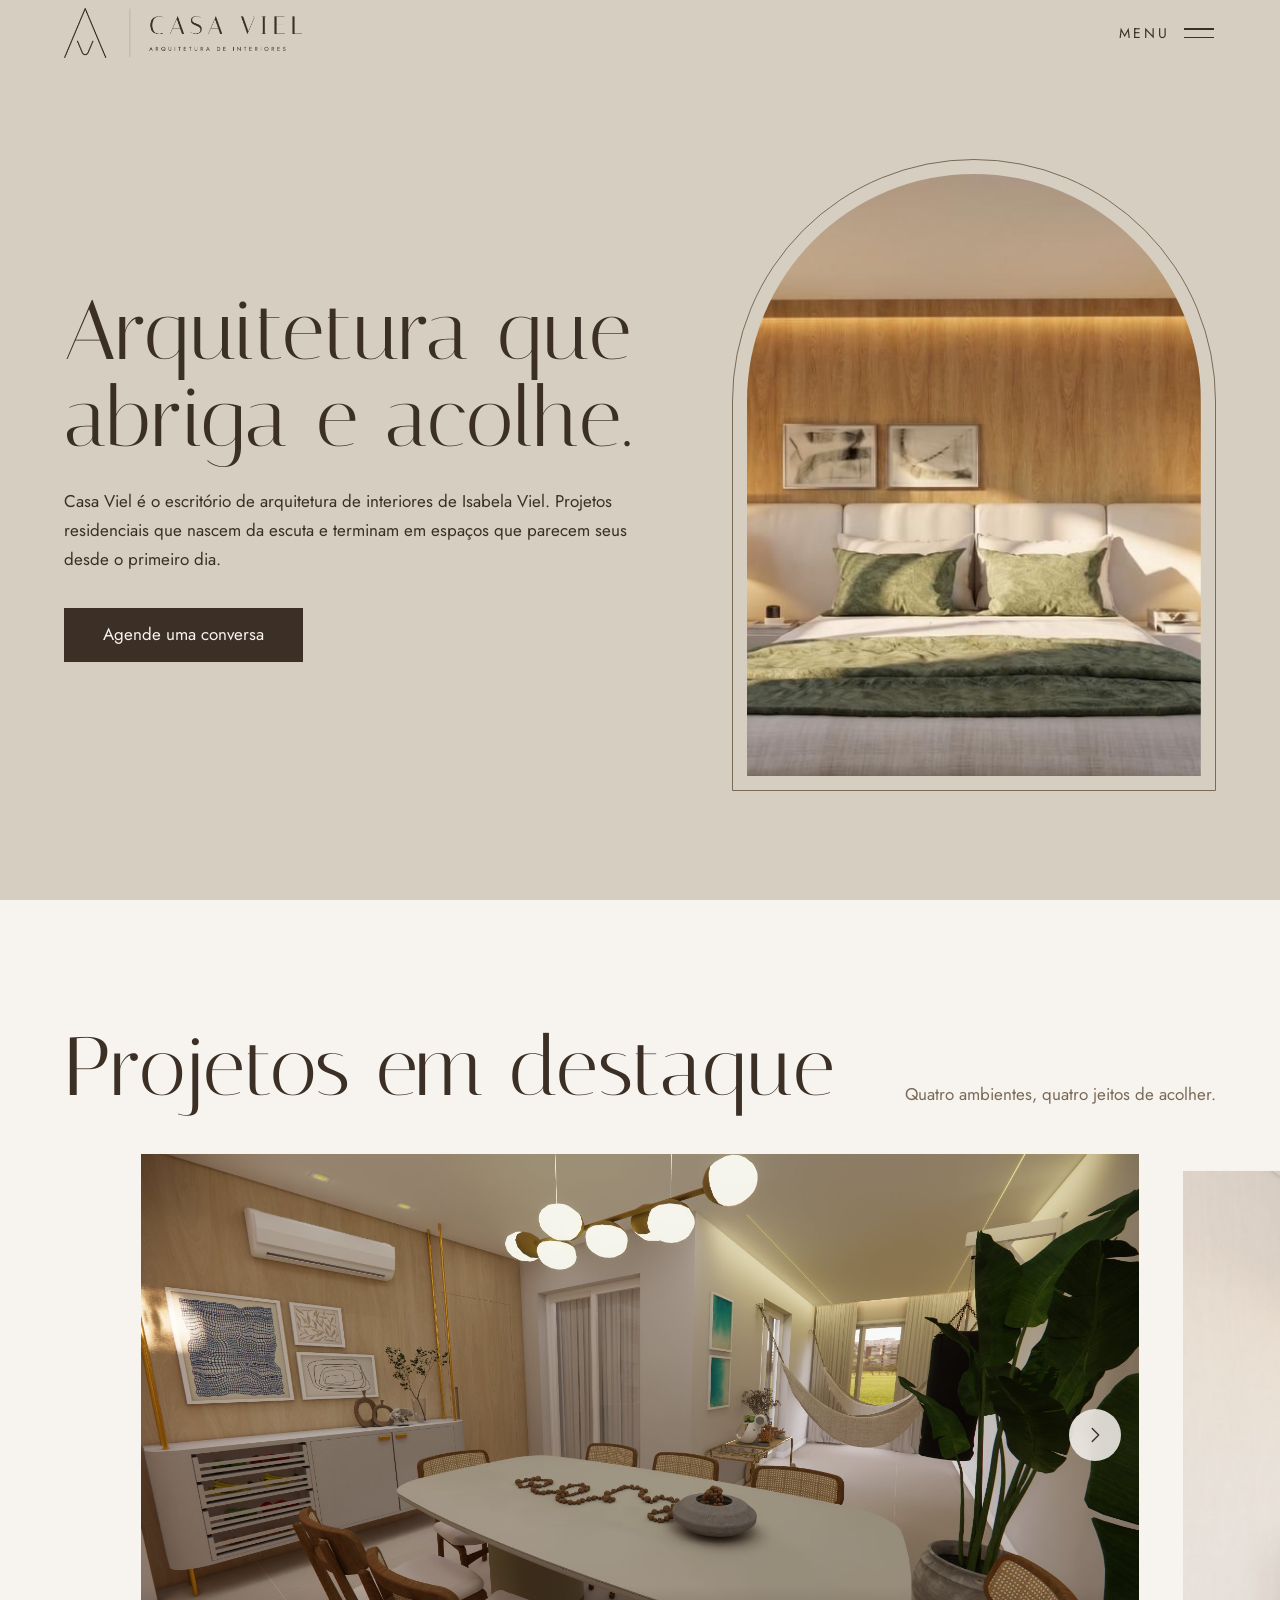
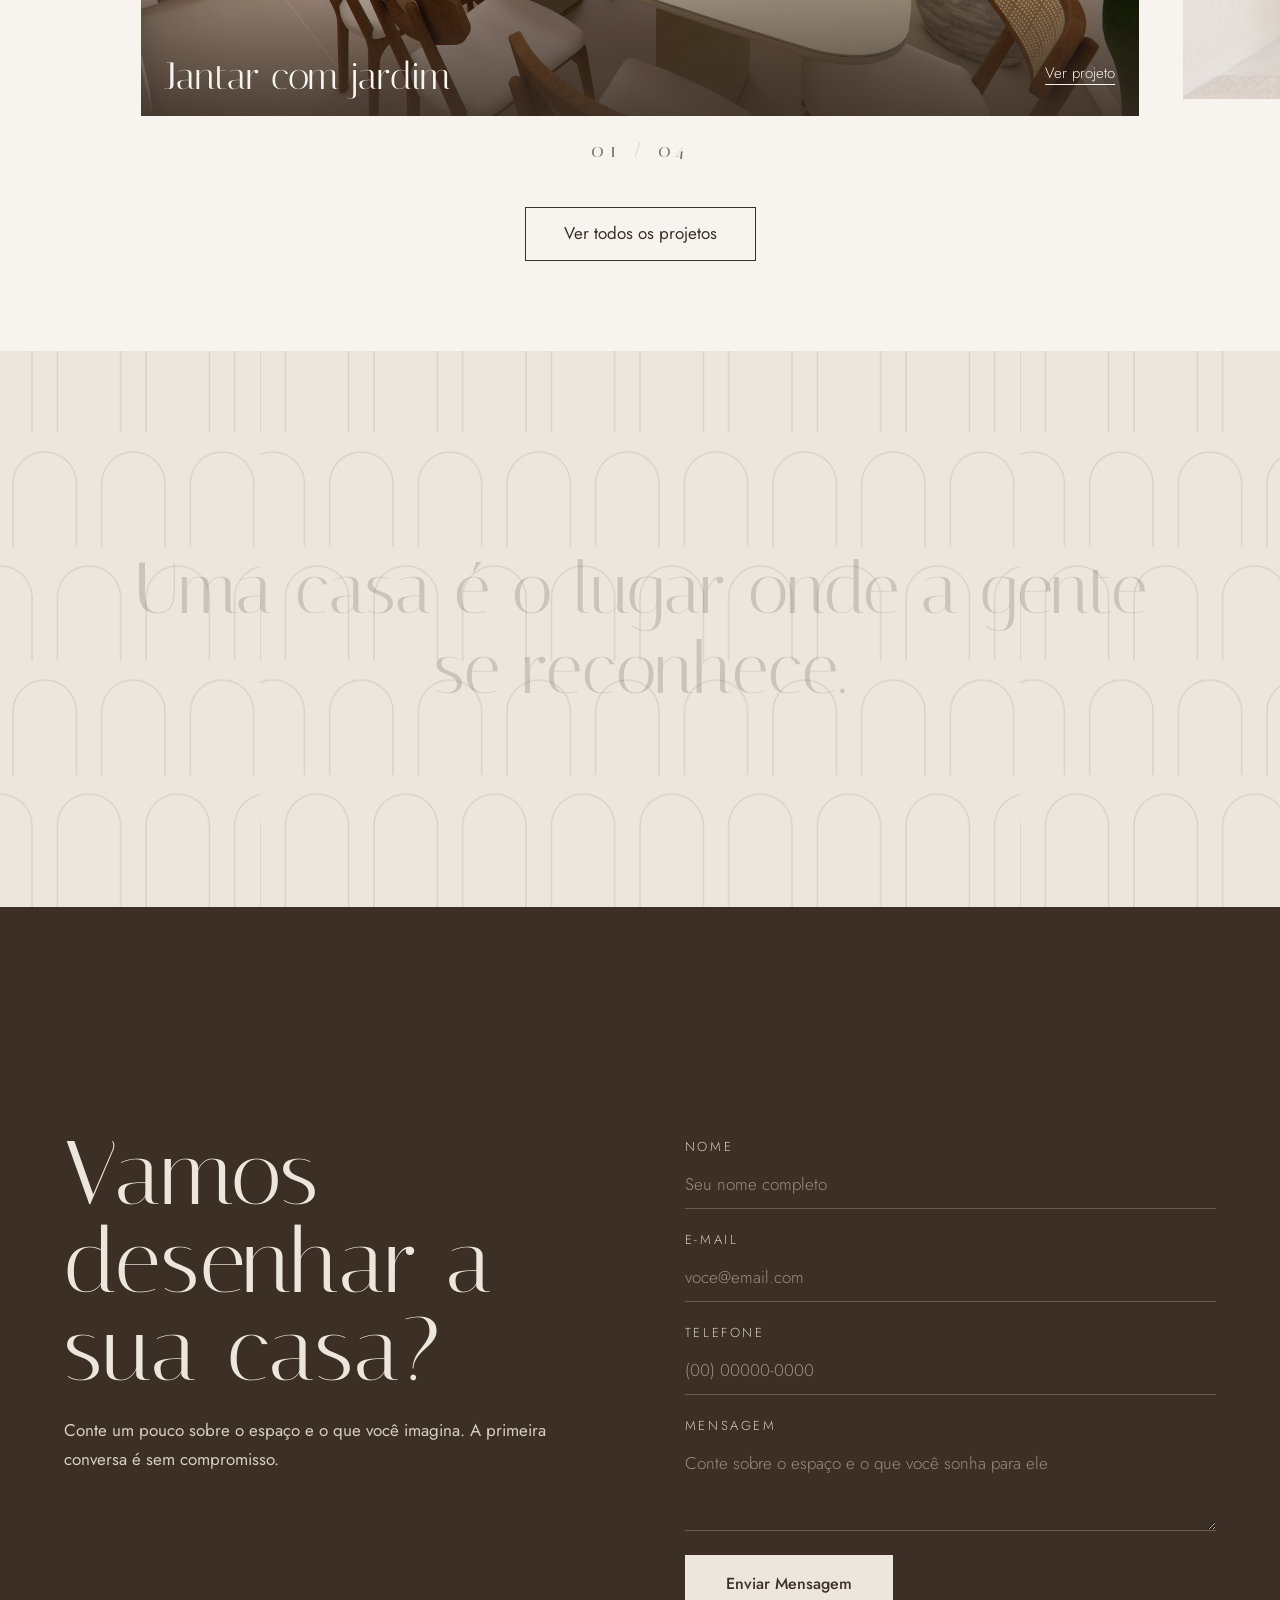
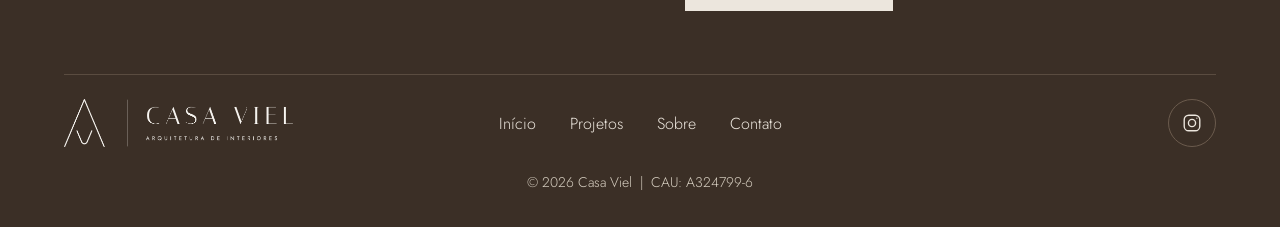
<file: index.html>
<!DOCTYPE html>
<html lang="pt-BR">

<head>
  <meta charset="utf-8">
  <meta name="viewport" content="width=device-width, initial-scale=1, viewport-fit=cover">
  <title>Casa Viel | Arquitetura de interiores</title>
  <meta name="description"
    content="Casa Viel é o escritório de arquitetura de interiores de Isabela Viel. Arquitetura que abriga e acolhe.">
  <meta name="theme-color" content="#F7F4EF">
  <meta property="og:title" content="Casa Viel">
  <meta property="og:description"
    content="Casa Viel é o escritório de arquitetura de interiores de Isabela Viel. Arquitetura que abriga e acolhe.">
  <meta property="og:image" content="https://casaviel.com.br/assets/img/projeto_suite_quarto_bebe/suite-1.jpeg">
  <link rel="icon" href="assets/brand/logos/Simbolo_Claro_Com_Fundo.png" type="image/png" sizes="192x192">
  <link rel="apple-touch-icon" href="assets/brand/logos/Simbolo_Claro_Com_Fundo.png">
  <link rel="preconnect" href="https://fonts.googleapis.com">
  <link rel="preconnect" href="https://fonts.gstatic.com" crossorigin>
  <link href="https://fonts.googleapis.com/css2?family=Italiana&family=Jost:wght@300;400;500&display=swap"
    rel="stylesheet">
  <link rel="stylesheet" href="css/style.css?v=2.1">
  <script src="js/main.js?v=1.4" defer></script>
  <script>try { if (sessionStorage.getItem("cv")) document.documentElement.classList.add("seen"); else sessionStorage.setItem("cv", "1") } catch (e) { }</script>
</head>

<body class="home">

  <!-- Abertura: duas portas que se afastam (uma vez por sessão). Para remover, apague esta div -->
  <div class="doors" aria-hidden="true"><i></i><i></i><img src="assets/brand/logos/Simbolo_Claro.png" alt=""></div>

  <header class="nav">
    <a class="brand" href="index.html" aria-label="Casa Viel, página inicial"><img class="lg-e"
        src="assets/brand/logos/Logo_Horizontal_Espresso.png" alt="Casa Viel, arquitetura de interiores"><img
        class="lg-c" src="assets/brand/logos/Logo_Horizontal_Claro.png" alt="" aria-hidden="true"></a>
    <button class="burger" aria-expanded="false" aria-controls="menu" aria-label="Abrir menu"><span
        class="t">Menu</span><i></i></button>
  </header>

  <div class="menu" id="menu" aria-hidden="true">
    <nav aria-label="Principal">
      <a class="m" style="--i:0" href="index.html" aria-current="page">Início</a>
      <a class="m" style="--i:1" href="projetos.html">Projetos</a>
      <a class="m" style="--i:2" href="sobre.html">Sobre</a>
      <a class="m" style="--i:3" href="#contato">Contato</a>
    </nav>
    <p class="mq">Arquitetura que abriga e acolhe.</p>
  </div>

  <main>
    <section class="hero" id="topo">
      <div class="hero-t">
        <h1 class="rise" style="--d:2.2s">Arquitetura que abriga e acolhe.</h1>
        <p class="rise" style="--d:2.7s">Casa Viel é o escritório de arquitetura de interiores de Isabela Viel. Projetos
          residenciais que nascem da escuta e terminam em espaços que parecem seus desde o primeiro dia.</p>
        <a class="btn rise" style="--d:2.9s" href="#contato">Agende uma conversa</a>
      </div>
      <div class="frame rise" style="--d:2.2s">
        <div class="arch"><img src="assets/img/projeto_suite_quarto_bebe/suite-1.jpeg"
            alt="Suíte com painel de madeira iluminado e cabeceira estofada em tons claros" fetchpriority="high"></div>
      </div>
    </section>

    <!-- Projetos em destaque: troque as imagens ou acrescente outro <figure> para ampliar o carrossel -->
    <section class="feat" aria-label="Projetos em destaque">
      <div class="fh">
        <h2>Projetos em destaque</h2>
        <p>Quatro ambientes, quatro jeitos de acolher.</p>
      </div>
      <div class="stage">
        <div class="rail">
          <figure><img src="assets/img/projeto_ma/ma-8.jpg"
              alt="Sala de jantar ampla com mesa oval, pendente de globos e rede ao fundo" draggable="false">
            <figcaption><span>Jantar com jardim</span><a href="projetos.html#jantar">Ver projeto</a></figcaption>
          </figure>
          <figure><img src="assets/img/projeto_suite_quarto_bebe/suite-2.jpeg"
              alt="Penteadeira integrada à marcenaria com espelho oval em LED e nichos iluminados" loading="lazy"
              draggable="false">
            <figcaption><span>Suíte</span><a href="projetos.html#suite">Ver projeto</a></figcaption>
          </figure>
          <figure><img src="assets/img/projeto_suite_quarto_bebe/bebe-1.jpeg"
              alt="Berço oval com dossel, armário com portas em palhinha e papel de parede floral" loading="lazy"
              draggable="false">
            <figcaption><span>Quarto do bebê</span><a href="projetos.html#bebe">Ver projeto</a></figcaption>
          </figure>
          <figure><img src="assets/img/projeto_quarto_pv/Render-1.jpg"
              alt="Quarto visto de cima com cabeceira azul, bancada de trabalho e nicho de madeira iluminado"
              loading="lazy" draggable="false">
            <figcaption><span>Refúgio</span><a href="projetos.html#refugio">Ver projeto</a></figcaption>
          </figure>
        </div>
      </div>
      <div class="cta-row"><a class="btn line" href="projetos.html">Ver todos os projetos</a></div>
    </section>

    <section class="man">
      <p class="big">Uma casa é o lugar onde a gente se reconhece.</p>
    </section>
  </main>

  <!-- Contato + rodapé: igual em todas as páginas -->
  <section class="ct" id="contato">
    <div class="grid">
      <div>
        <h2>Vamos desenhar a sua casa?</h2>
        <p>Conte um pouco sobre o espaço e o que você imagina. A primeira conversa é sem compromisso.</p>
      </div>
      <div class="fwrap">
        <form class="f" action="https://api.web3forms.com/submit" method="POST">
          <!-- Chave gratuita em https://web3forms.com (informe o e-mail que vai receber as mensagens) -->
          <input type="hidden" name="access_key" value="f2744cee-334d-41e3-ae6d-51c49bba4dc0">
          <input type="hidden" name="subject" value="Novo contato pelo site da Casa Viel">
          <input type="hidden" name="from_name" value="Site Casa Viel">
          <!-- Campo invisível contra spam (honeypot) -->
          <input type="checkbox" name="botcheck" class="hidden" style="display: none;">
          <label>Nome<input type="text" name="name" required minlength="2" autocomplete="name"
              placeholder="Seu nome completo"></label>
          <label>E-mail<input type="email" name="email" required autocomplete="email"
              placeholder="voce@email.com"></label>
          <label>Telefone<input type="tel" name="phone" required inputmode="tel" autocomplete="tel"
              pattern="[0-9()+\-\s]{8,}" placeholder="(00) 00000-0000"></label>
          <label>Mensagem<textarea name="message" rows="4" required minlength="10"
              placeholder="Conte sobre o espaço e o que você sonha para ele"></textarea></label>
          <!-- Avisos de erro (preenchido pelo main.js) -->
          <div class="f-msg" role="alert" aria-live="polite"></div>
          <button type="submit" class="send"><span>Enviar Mensagem</span></button>
        </form>
        <!-- Sucesso: aparece no lugar do formulário depois do envio -->
        <div class="f-ok" tabindex="-1" role="status" hidden>
          <h3>Mensagem enviada</h3>
          <p>Agradecemos o contato! Recebemos suas informações e retornaremos em breve.</p>
        </div>
      </div>
    </div>
    <footer>
      <a class="f-logo" href="index.html"><img src="assets/brand/logos/Logo_Horizontal_Claro.png"
          alt="Casa Viel, arquitetura de interiores"></a>
      <nav class="f-links" aria-label="Rodapé"><a href="index.html">Início</a><a href="projetos.html">Projetos</a><a
          href="sobre.html">Sobre</a><a href="#contato">Contato</a></nav>
      <a class="ig" href="https://instagram.com/casaviel.arq" target="_blank" rel="noopener"
        aria-label="Instagram da Casa Viel">
        <svg viewBox="0 0 24 24" aria-hidden="true">
          <rect x="3.5" y="3.5" width="17" height="17" rx="5" />
          <circle cx="12" cy="12" r="3.9" />
          <circle cx="17.3" cy="6.7" r=".7" fill="currentColor" stroke="none" />
        </svg>
      </a>
      <small>© 2026 Casa Viel &nbsp;|&nbsp; CAU:&nbsp;A324799-6</small>
    </footer>
  </section>
</body>

</html>
</file>
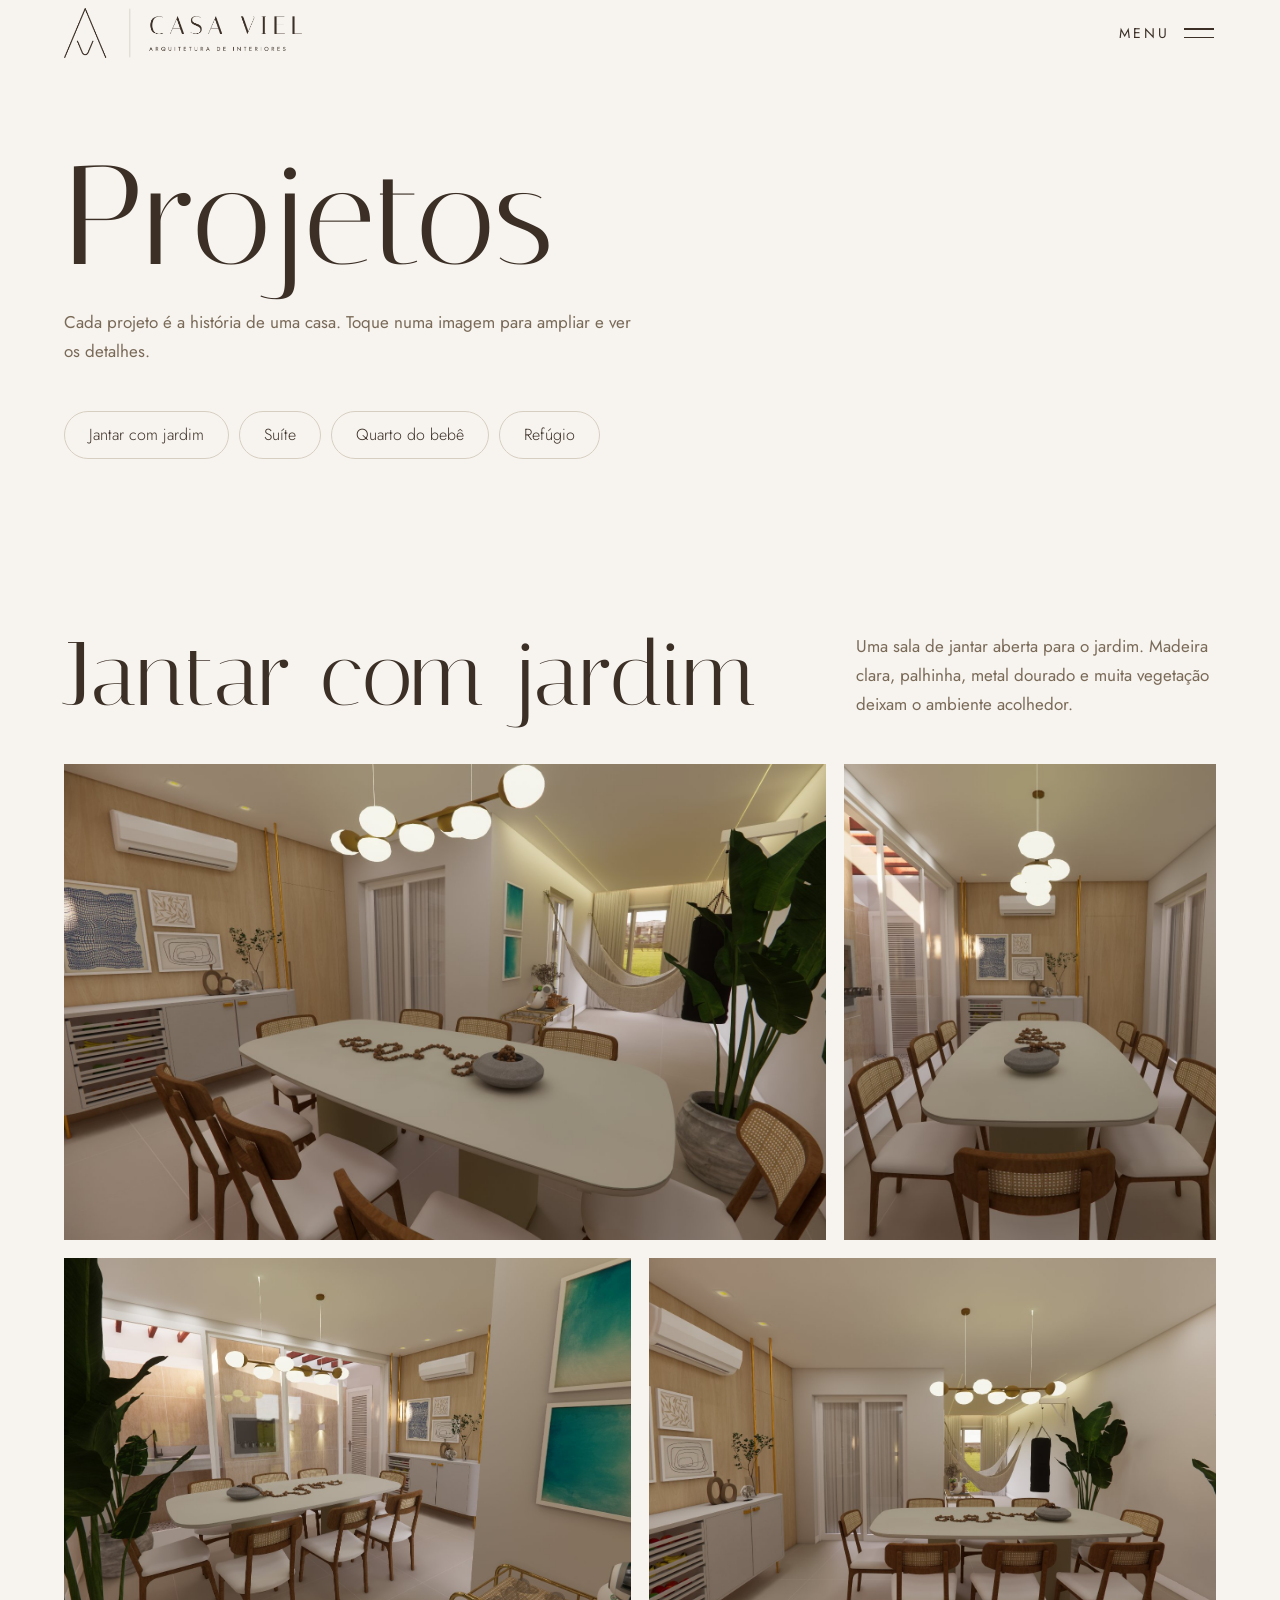
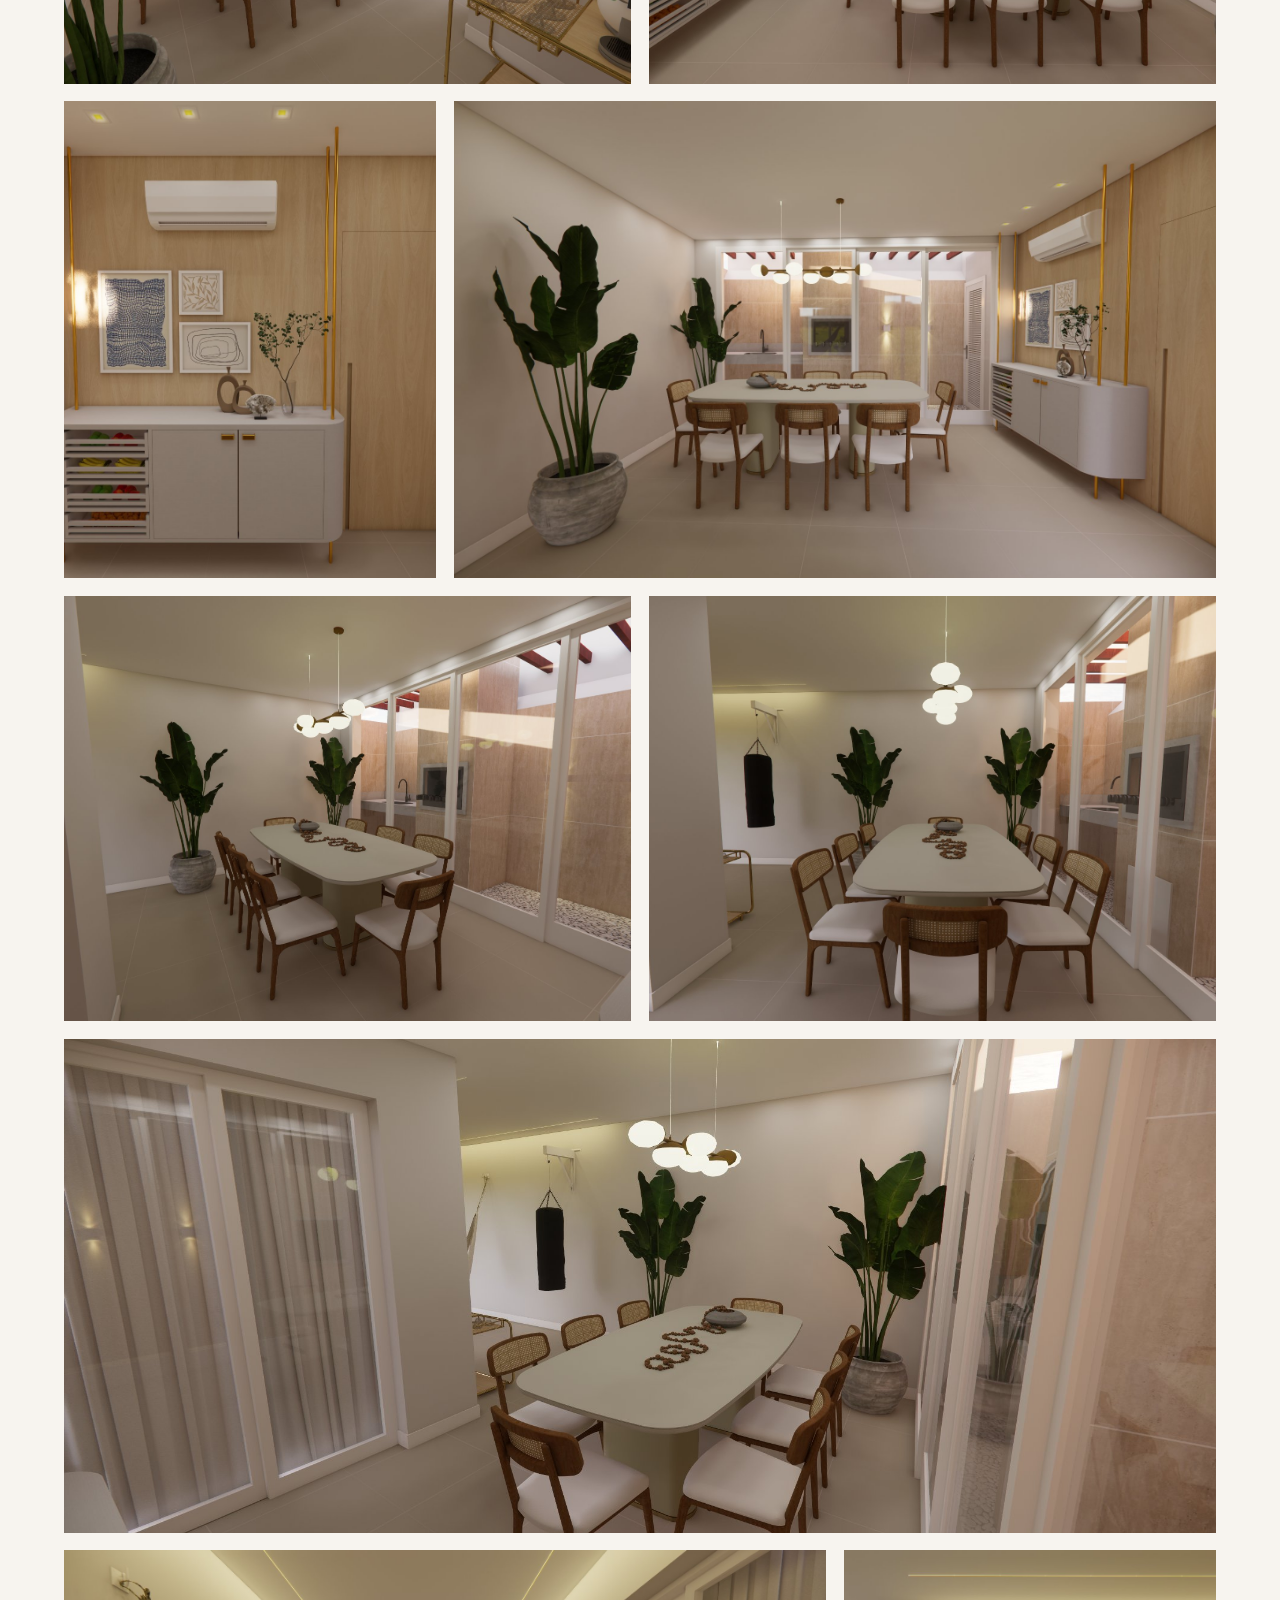
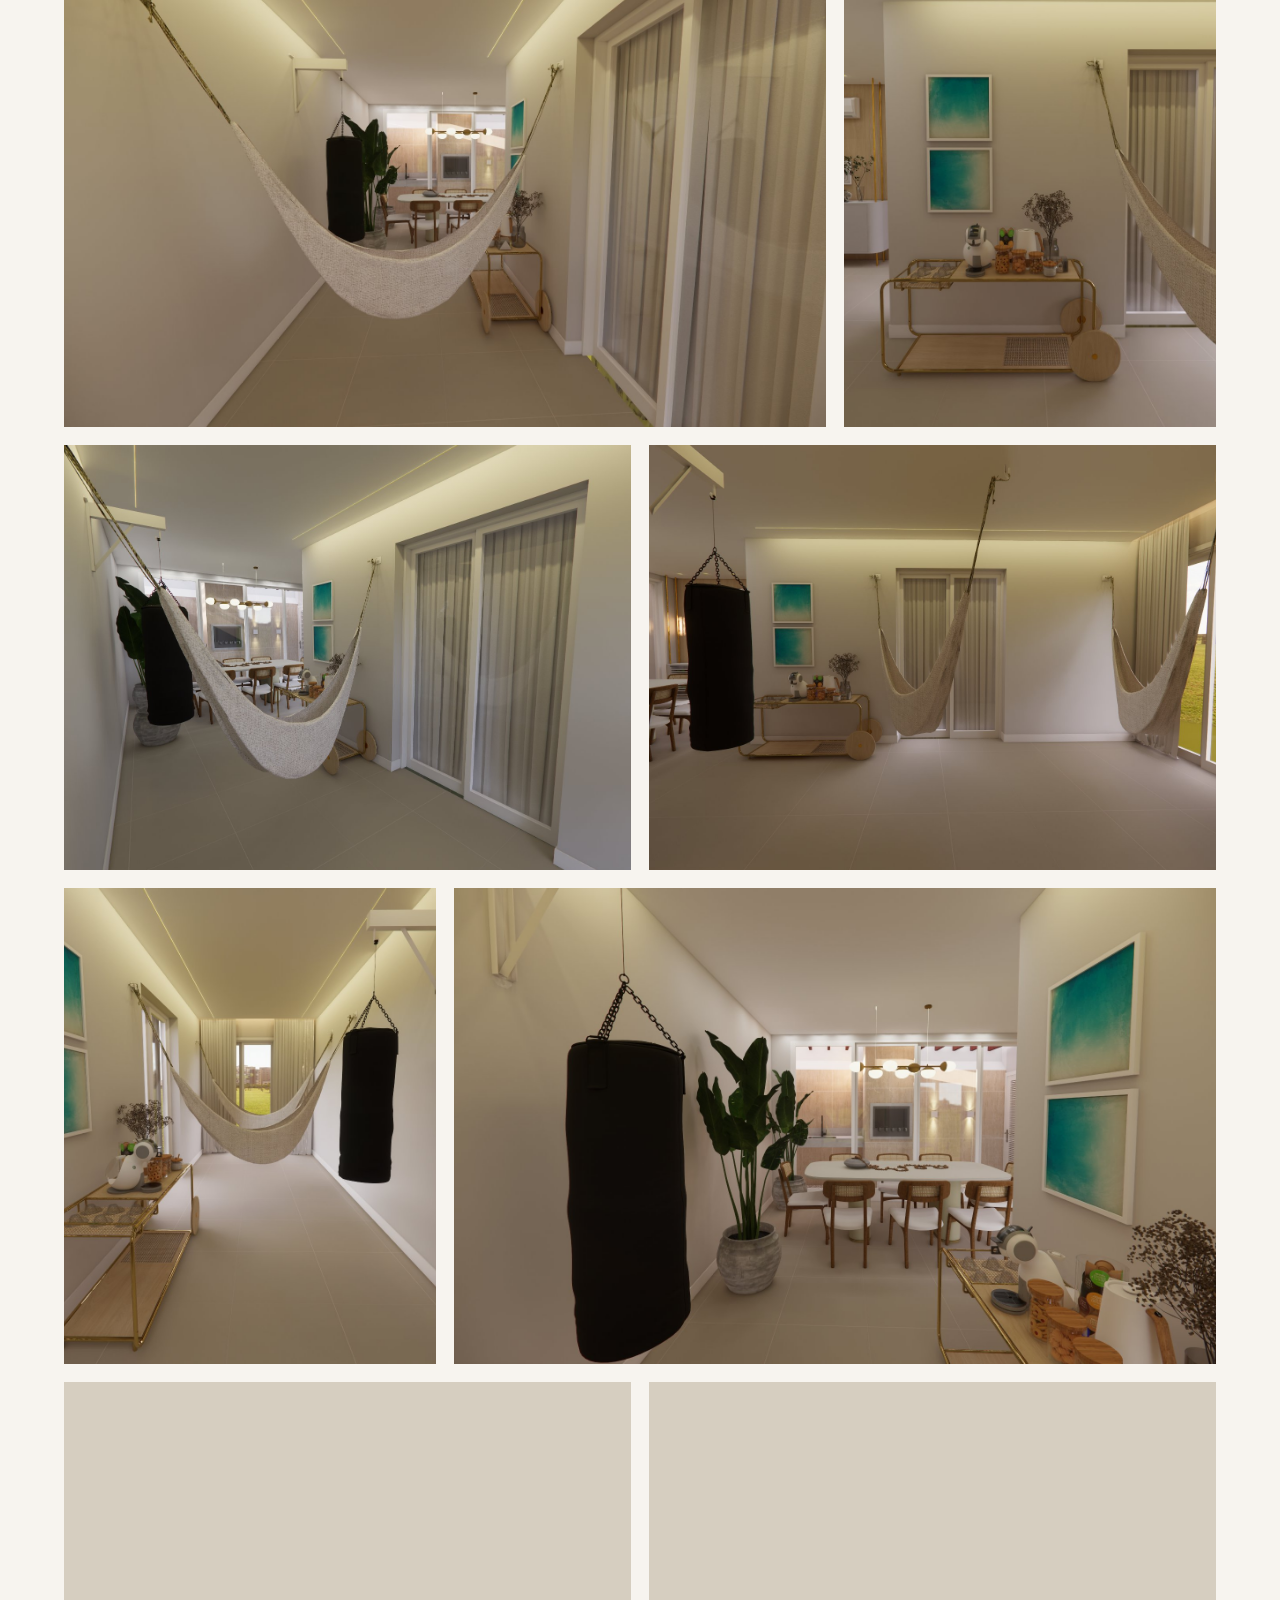
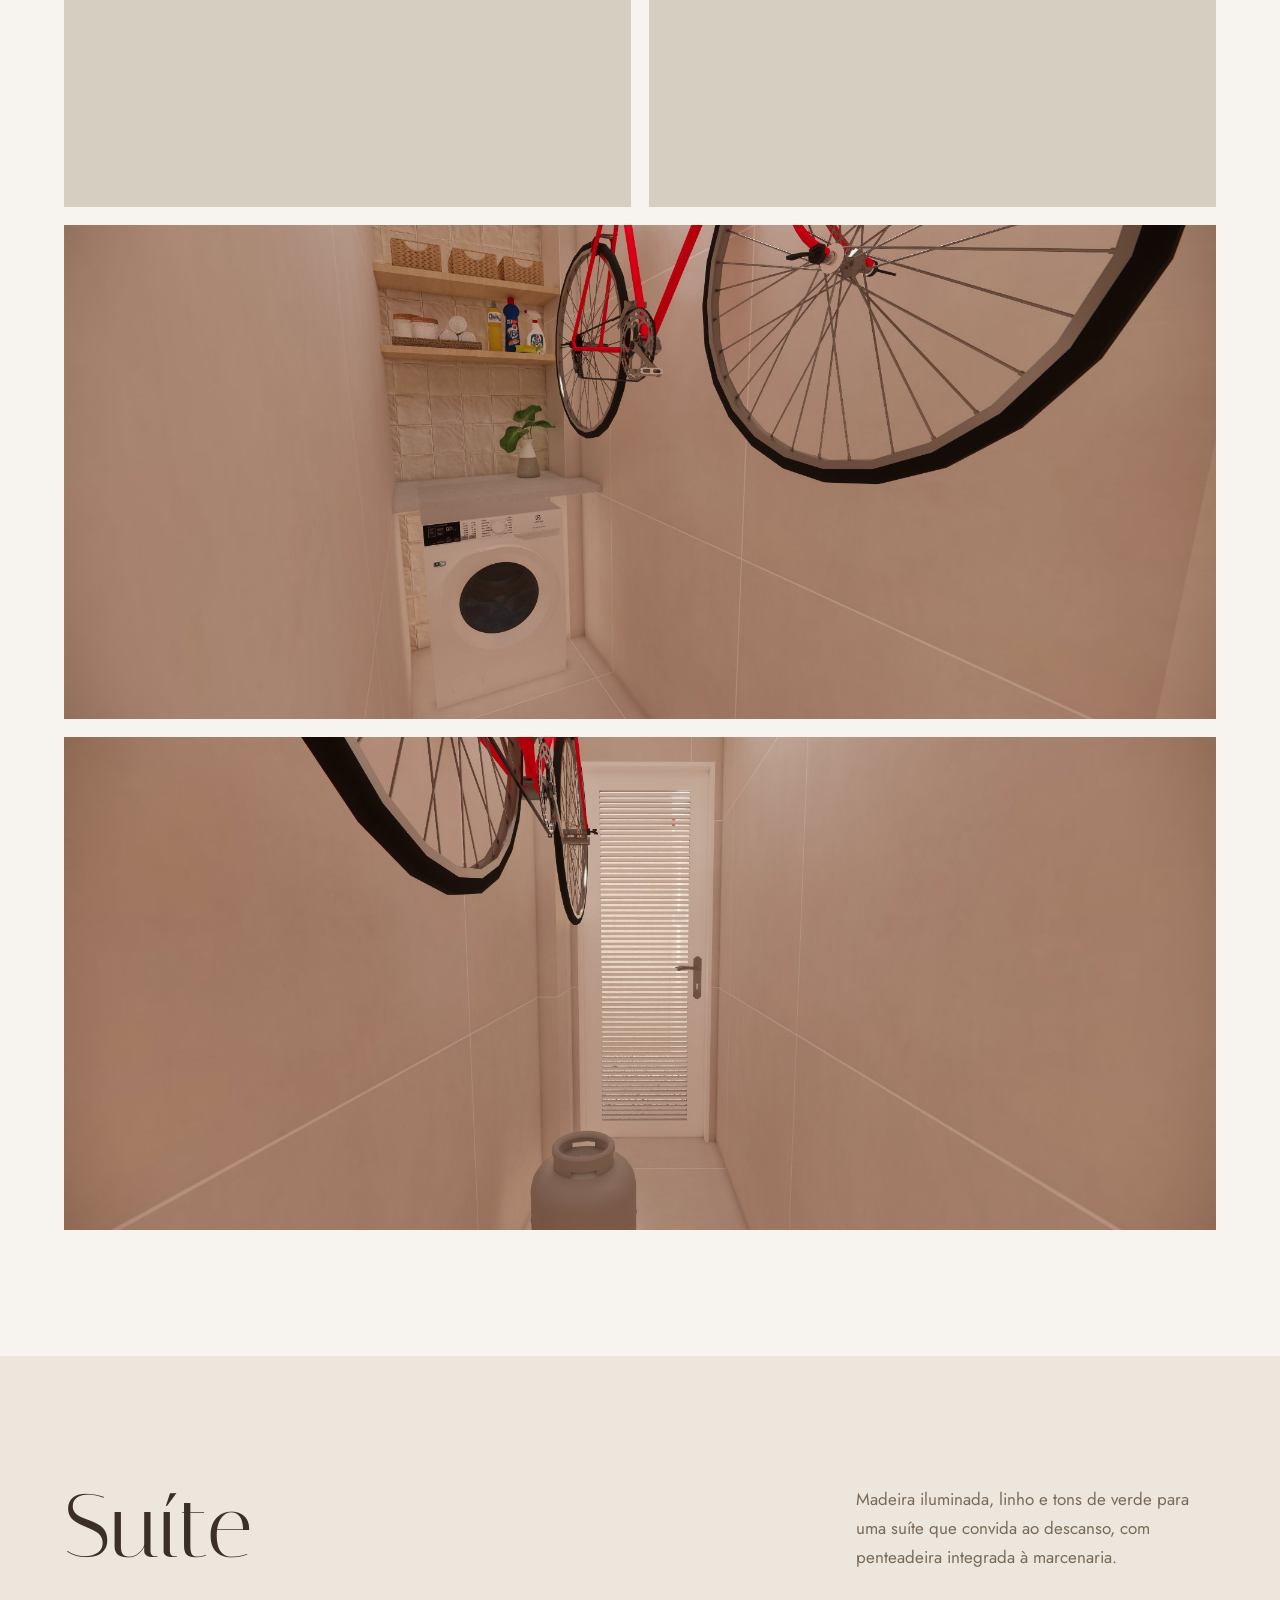
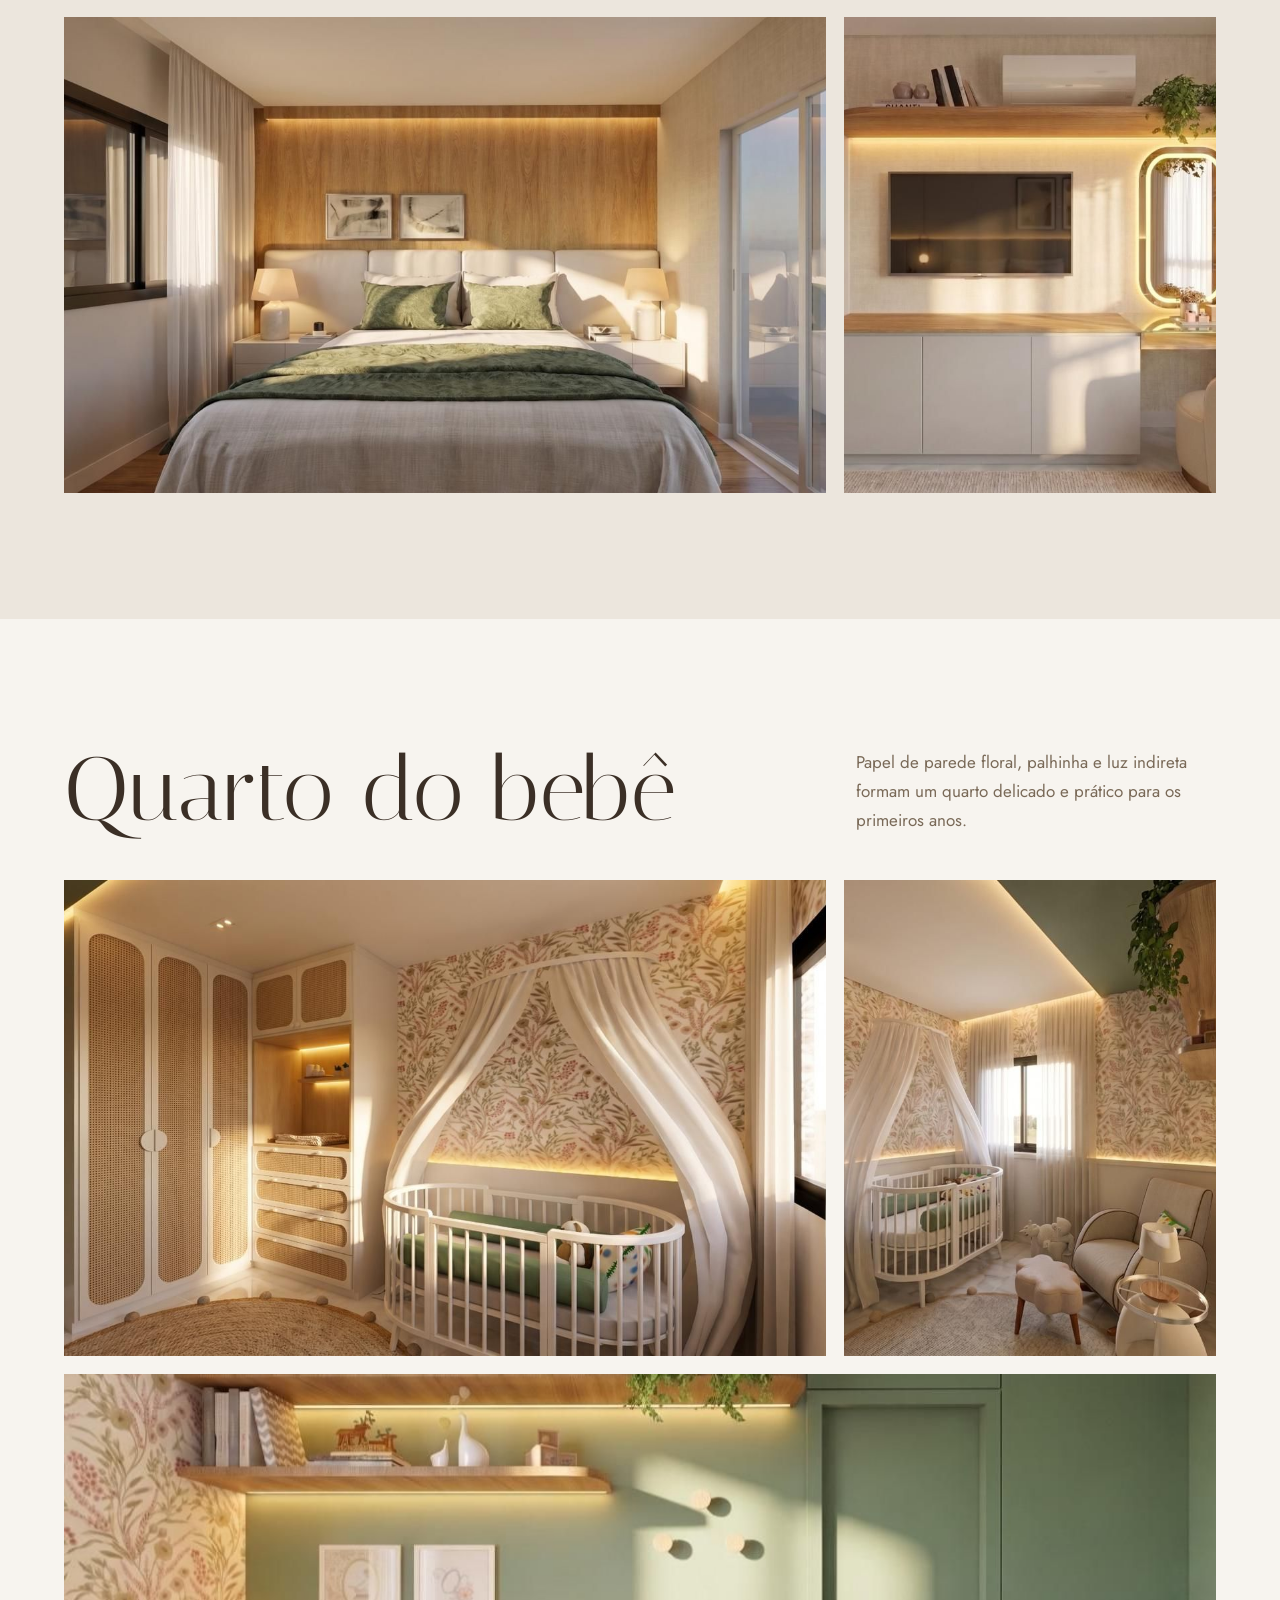
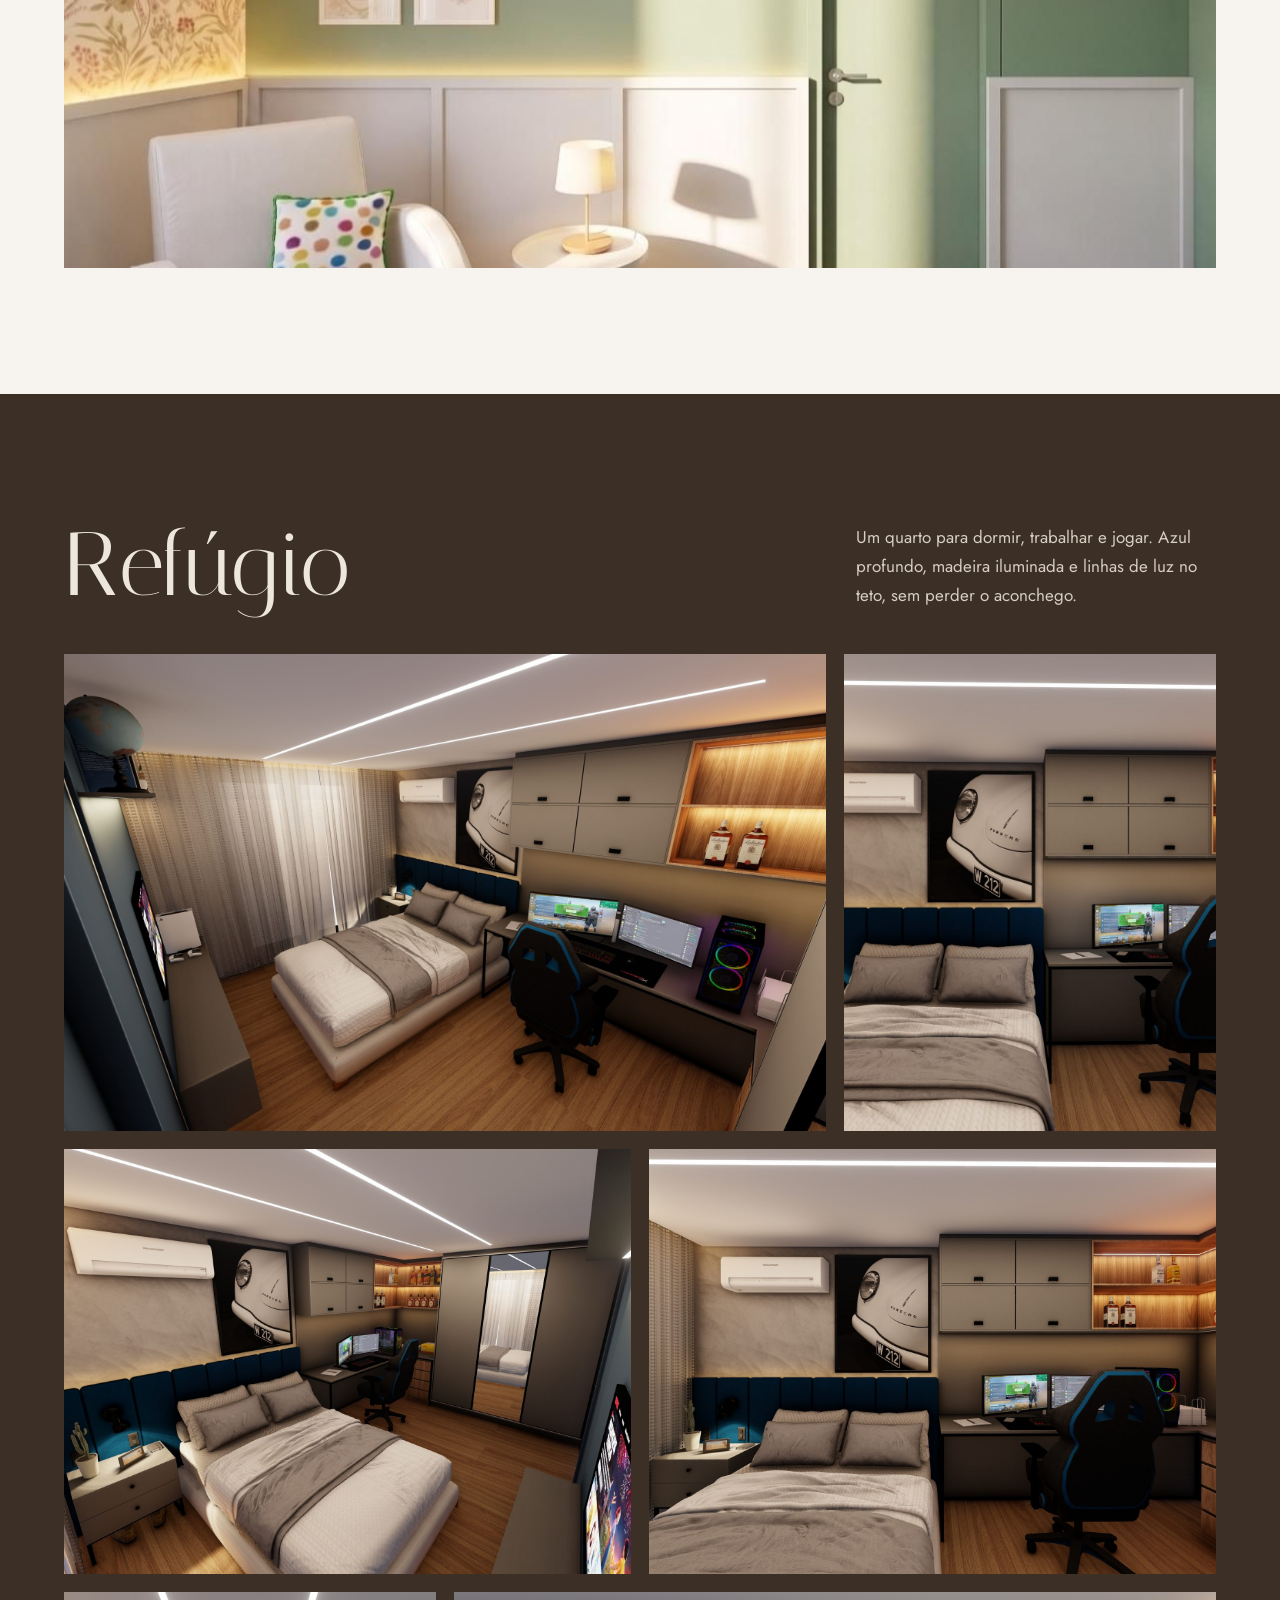
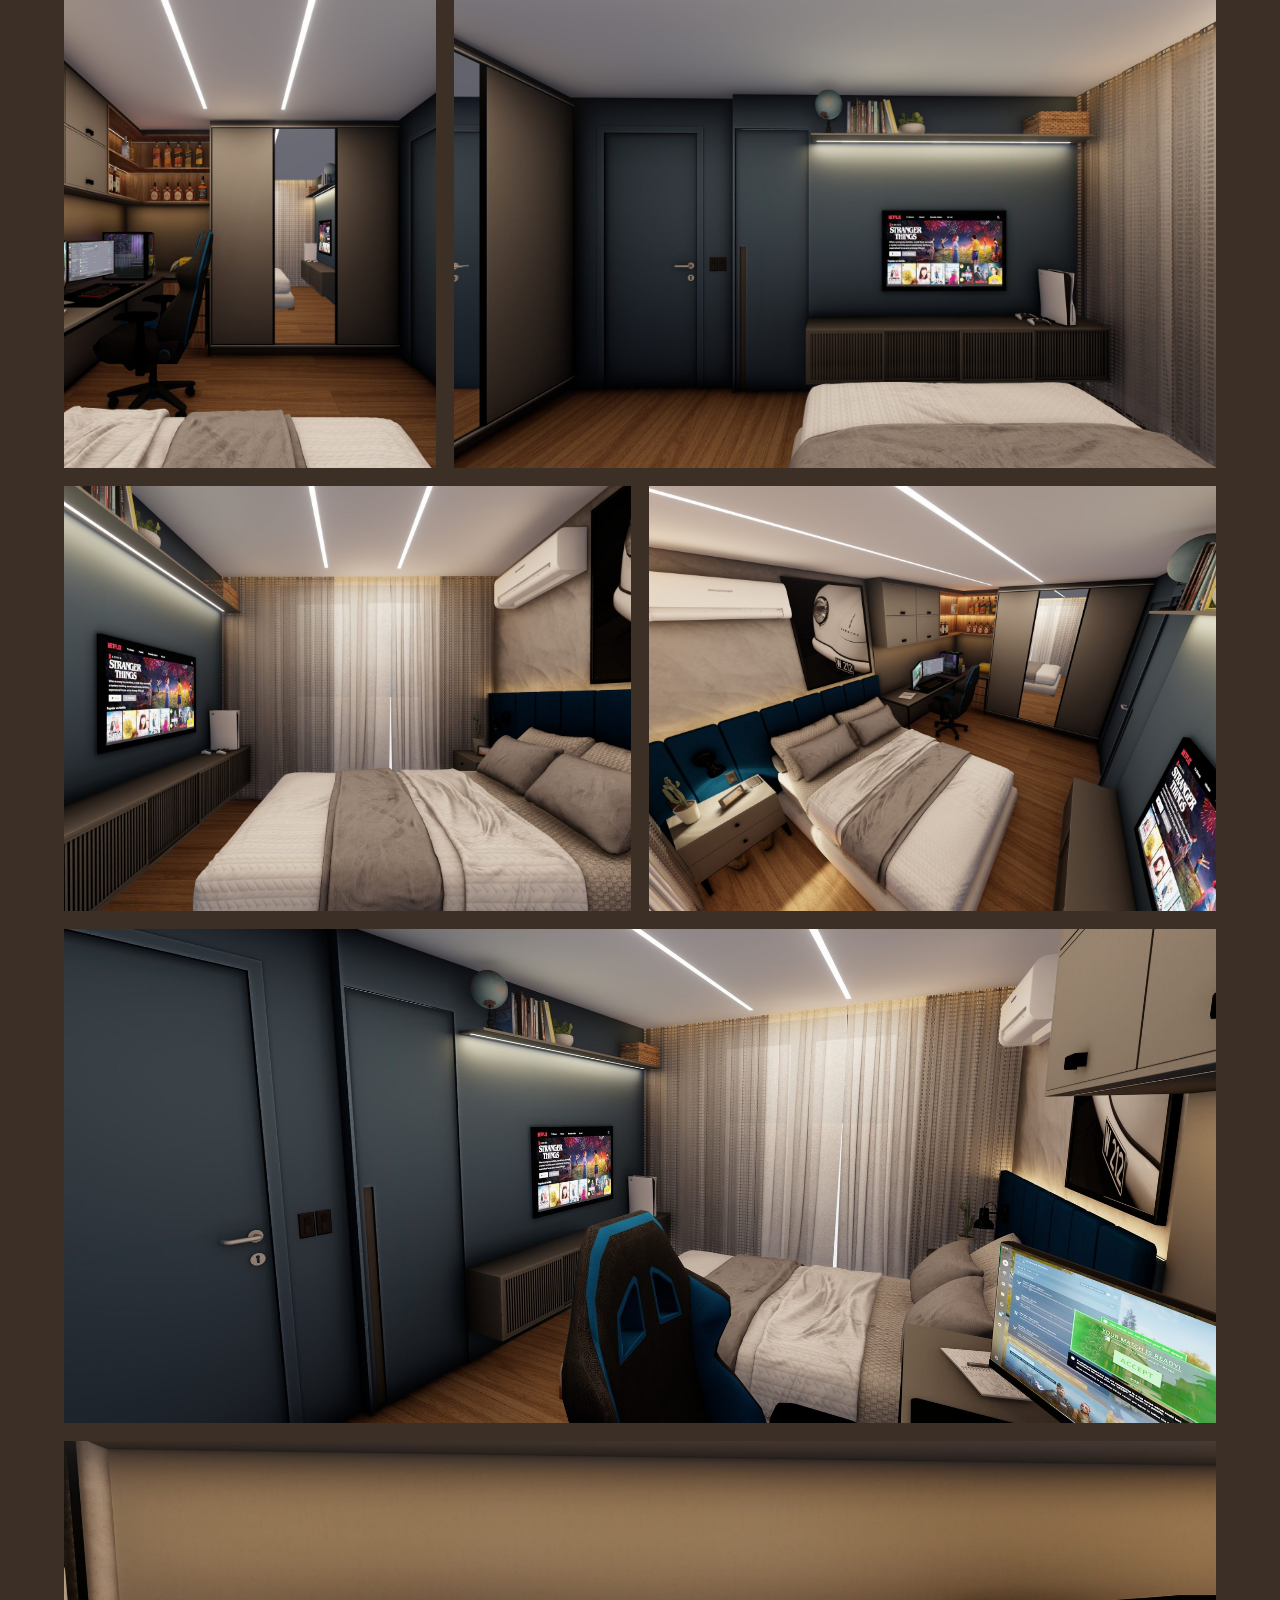
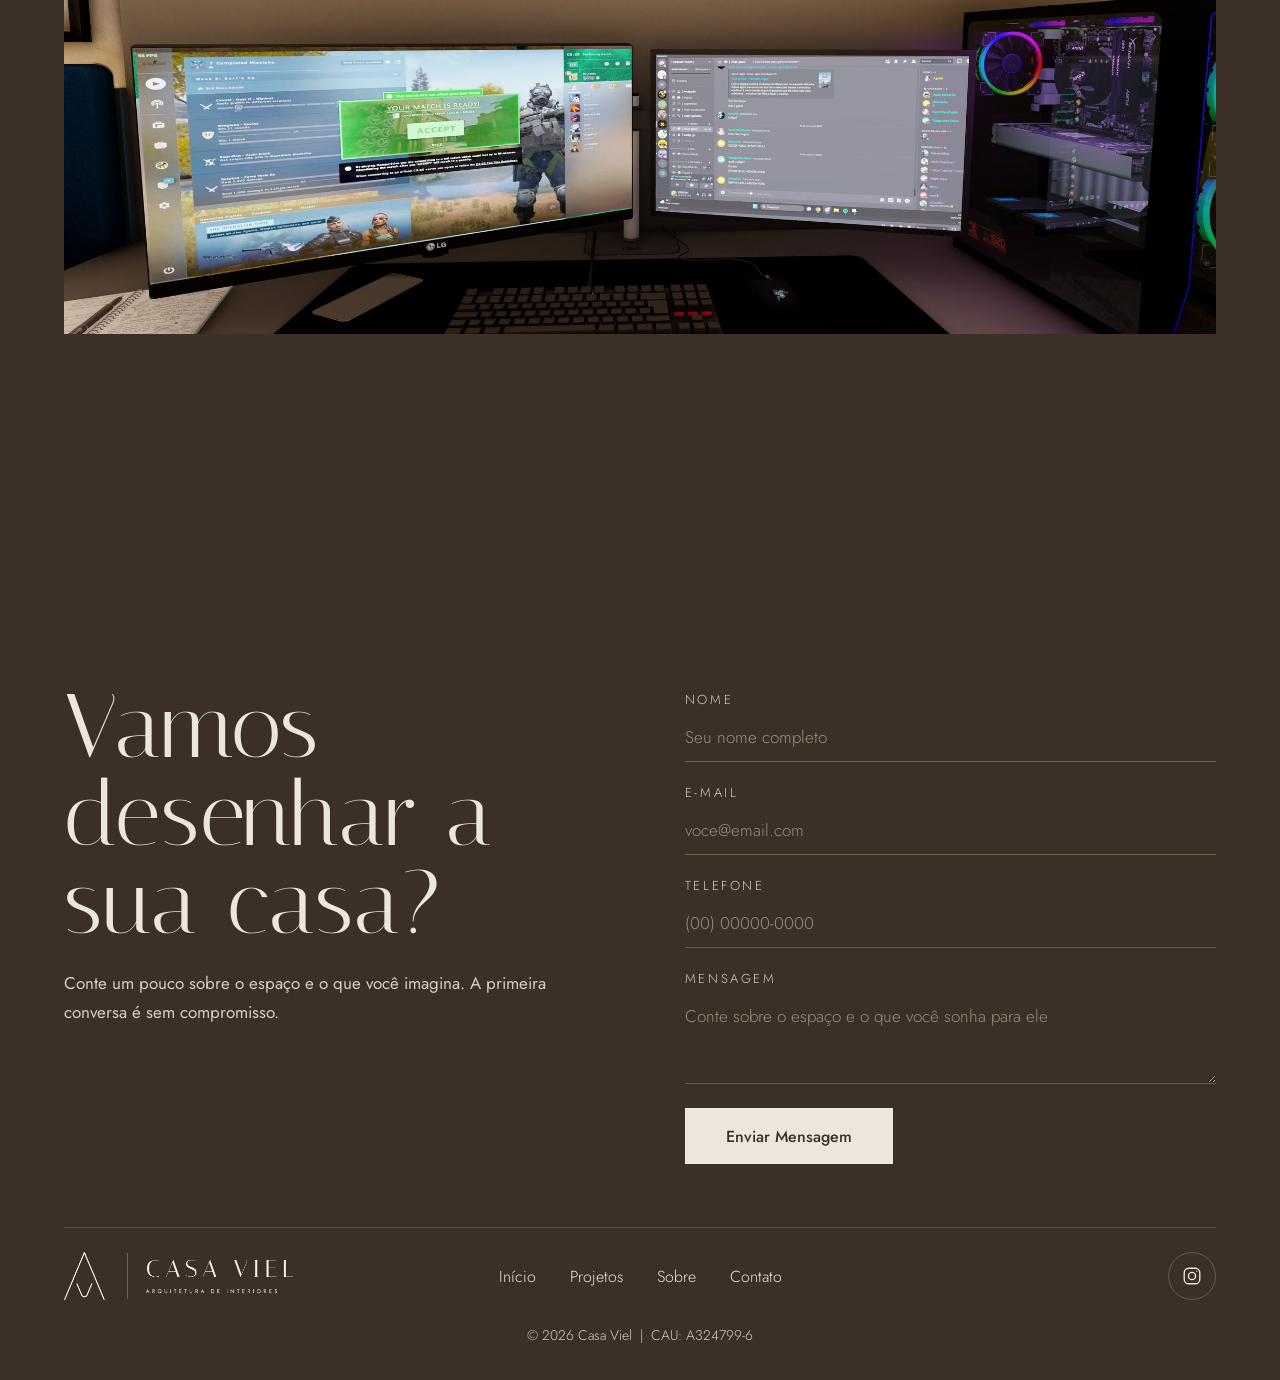
<file: projetos.html>
<!DOCTYPE html>
<html lang="pt-BR">
<head>
<meta charset="utf-8">
<meta name="viewport" content="width=device-width, initial-scale=1, viewport-fit=cover">
<title>Projetos | Casa Viel</title>
<meta name="description" content="Portfólio da Casa Viel: jantar com jardim, suíte, quarto do bebê e refúgio. Projetos de arquitetura de interiores.">
<meta name="theme-color" content="#F7F4EF">
<meta property="og:title" content="Projetos | Casa Viel">
<meta property="og:description" content="Portfólio da Casa Viel: jantar com jardim, suíte, quarto do bebê e refúgio. Projetos de arquitetura de interiores.">
<meta property="og:image" content="https://casaviel.com.br/assets/img/projeto_suite_quarto_bebe/suite-1.jpeg">
<link rel="icon" href="assets/brand/logos/Simbolo_Claro_Com_Fundo.png" type="image/png" sizes="192x192">
<link rel="apple-touch-icon" href="assets/brand/logos/Simbolo_Claro_Com_Fundo.png">
<link rel="preconnect" href="https://fonts.googleapis.com">
<link rel="preconnect" href="https://fonts.gstatic.com" crossorigin>
<link href="https://fonts.googleapis.com/css2?family=Italiana&family=Jost:wght@300;400;500&display=swap" rel="stylesheet">
<link rel="stylesheet" href="css/style.css?v=2.1">
<script src="js/main.js?v=1.4" defer></script>
</head>
<body class="projetos">

<header class="nav">
  <a class="brand" href="index.html" aria-label="Casa Viel, página inicial"><img class="lg-e" src="assets/brand/logos/Logo_Horizontal_Espresso.png" alt="Casa Viel, arquitetura de interiores"><img class="lg-c" src="assets/brand/logos/Logo_Horizontal_Claro.png" alt="" aria-hidden="true"></a>
  <button class="burger" aria-expanded="false" aria-controls="menu" aria-label="Abrir menu"><span class="t">Menu</span><i></i></button>
</header>

<div class="menu" id="menu" aria-hidden="true">
  <nav aria-label="Principal">
    <a class="m" style="--i:0" href="index.html">Início</a>
    <a class="m" style="--i:1" href="projetos.html" aria-current="page">Projetos</a>
    <a class="m" style="--i:2" href="sobre.html">Sobre</a>
    <a class="m" style="--i:3" href="#contato">Contato</a>
  </nav>
  <p class="mq">Arquitetura que abriga e acolhe.</p>
</div>

<main>
<section class="pg">
  <h1 class="rise">Projetos</h1>
  <p class="rise" style="--d:.3s">Cada projeto é a história de uma casa. Toque numa imagem para ampliar e ver os detalhes.</p>
  <nav class="chips rise" style="--d:.45s" aria-label="Projetos"><a href="#jantar">Jantar com jardim</a><a href="#suite">Suíte</a><a href="#bebe">Quarto do bebê</a><a href="#refugio">Refúgio</a></nav>
</section>
<!--
  COMO ADICIONAR UM PROJETO: copie um bloco <section class="pj"> inteiro, cole depois do último e troque id, título, texto e imagens.
  Fundos: sem classe = Off-white | class="pj alt" = Areia | class="pj dark" = Espresso. Para aparecer no menu de atalhos, acrescente um link em .chips.
-->

<section class="pj" id="jantar">
  <div class="ph"><h2>Jantar com jardim</h2><p>Uma sala de jantar aberta para o jardim. Madeira clara, palhinha, metal dourado e muita vegetação deixam o ambiente acolhedor.</p></div>
  <div class="mosaic">
      <figure class="w"><picture><source media="(min-width: 1001px)" srcset="assets/img/projeto_ma/ma-8.jpg"><img src="assets/img/projeto_ma/thumbs/ma-8.jpg" data-full="assets/img/projeto_ma/ma-8.jpg" alt="Sala de jantar ampla com mesa oval, pendente de globos e rede ao fundo" loading="lazy" decoding="async"></picture><figcaption>Integração entre jantar, estar e área externa</figcaption></figure>
      <figure class="t"><picture><source media="(min-width: 1001px)" srcset="assets/img/projeto_ma/ma-7.jpg"><img src="assets/img/projeto_ma/thumbs/ma-7.jpg" data-full="assets/img/projeto_ma/ma-7.jpg" alt="Mesa oval com cadeiras de palhinha e pendente de globos com metal dourado" loading="lazy" decoding="async"></picture><figcaption>Mesa oval, cadeiras de palhinha e pendente dourado</figcaption></figure>
      <figure class="h"><picture><source media="(min-width: 1001px)" srcset="assets/img/projeto_ma/ma-6.jpg"><img src="assets/img/projeto_ma/thumbs/ma-6.jpg" data-full="assets/img/projeto_ma/ma-6.jpg" alt="Sala de jantar com quadros em tons de azul e carrinho bar em latão com palhinha" loading="lazy" decoding="async"></picture><figcaption>Quadros em tons de mar e carrinho bar em latão</figcaption></figure>
      <figure class="h"><picture><source media="(min-width: 1001px)" srcset="assets/img/projeto_ma/ma-9.jpg"><img src="assets/img/projeto_ma/thumbs/ma-9.jpg" data-full="assets/img/projeto_ma/ma-9.jpg" alt="Aparador sob medida com painel de madeira clara e composição de quadros" loading="lazy" decoding="async"></picture><figcaption>Painel de madeira clara, aparador sob medida e arte</figcaption></figure>
      <figure class="t"><picture><source media="(min-width: 1001px)" srcset="assets/img/projeto_ma/ma-10.jpg"><img src="assets/img/projeto_ma/thumbs/ma-10.jpg" data-full="assets/img/projeto_ma/ma-10.jpg" alt="Painel amadeirado com hastes douradas, nichos e gavetas ripadas no aparador" loading="lazy" decoding="async"></picture><figcaption>Hastes douradas, painel amadeirado e gavetas ripadas</figcaption></figure>
      <figure class="w"><picture><source media="(min-width: 1001px)" srcset="assets/img/projeto_ma/ma-14.jpg"><img src="assets/img/projeto_ma/thumbs/ma-14.jpg" data-full="assets/img/projeto_ma/ma-14.jpg" alt="Sala de jantar simétrica com vidraça para a área gourmet" loading="lazy" decoding="async"></picture><figcaption>Eixo de simetria com vista para a área gourmet</figcaption></figure>
      <figure class="h"><picture><source media="(min-width: 1001px)" srcset="assets/img/projeto_ma/ma-13.jpg"><img src="assets/img/projeto_ma/thumbs/ma-13.jpg" data-full="assets/img/projeto_ma/ma-13.jpg" alt="Mesa de jantar diante da vidraça de piso a teto com a área externa" loading="lazy" decoding="async"></picture><figcaption>Vidraça de piso a teto integrando jantar e jardim</figcaption></figure>
      <figure class="h"><picture><source media="(min-width: 1001px)" srcset="assets/img/projeto_ma/ma-12.jpg"><img src="assets/img/projeto_ma/thumbs/ma-12.jpg" data-full="assets/img/projeto_ma/ma-12.jpg" alt="Mesa oval com vasos de folhagem e vidraça para a área externa" loading="lazy" decoding="async"></picture><figcaption>Vegetação e vidraça em diálogo com a mesa</figcaption></figure>
      <figure class="d"><picture><source media="(min-width: 1001px)" srcset="assets/img/projeto_ma/ma-11.jpg"><img src="assets/img/projeto_ma/thumbs/ma-11.jpg" data-full="assets/img/projeto_ma/ma-11.jpg" alt="Corredor com portas de correr, folhagens e iluminação de sanca levando ao jantar" loading="lazy" decoding="async"></picture><figcaption>Perspectiva do corredor com luz de sanca</figcaption></figure>
      <figure class="w"><picture><source media="(min-width: 1001px)" srcset="assets/img/projeto_ma/ma-18.jpg"><img src="assets/img/projeto_ma/thumbs/ma-18.jpg" data-full="assets/img/projeto_ma/ma-18.jpg" alt="Espaço de descanso com rede, cortinas de linho e luz indireta" loading="lazy" decoding="async"></picture><figcaption>Rede, cortinas de linho e iluminação indireta</figcaption></figure>
      <figure class="t"><picture><source media="(min-width: 1001px)" srcset="assets/img/projeto_ma/ma-3.jpg"><img src="assets/img/projeto_ma/thumbs/ma-3.jpg" data-full="assets/img/projeto_ma/ma-3.jpg" alt="Rede em primeiro plano com a mesa de jantar ao fundo" loading="lazy" decoding="async"></picture><figcaption>Rede em primeiro plano e jantar ao fundo</figcaption></figure>
      <figure class="h"><picture><source media="(min-width: 1001px)" srcset="assets/img/projeto_ma/ma-1.jpg"><img src="assets/img/projeto_ma/thumbs/ma-1.jpg" data-full="assets/img/projeto_ma/ma-1.jpg" alt="Corredor amplo com rede, saco de pancada e portas de correr com cortinas" loading="lazy" decoding="async"></picture><figcaption>Corredor de bem-estar com portas de correr</figcaption></figure>
      <figure class="h"><picture><source media="(min-width: 1001px)" srcset="assets/img/projeto_ma/ma-2.jpg"><img src="assets/img/projeto_ma/thumbs/ma-2.jpg" data-full="assets/img/projeto_ma/ma-2.jpg" alt="Espaço multifuncional com rede, saco de pancada e carrinho bar" loading="lazy" decoding="async"></picture><figcaption>Espaço multifuncional de lazer e bem-estar</figcaption></figure>
      <figure class="t"><picture><source media="(min-width: 1001px)" srcset="assets/img/projeto_ma/ma-4.jpg"><img src="assets/img/projeto_ma/thumbs/ma-4.jpg" data-full="assets/img/projeto_ma/ma-4.jpg" alt="Corredor com carrinho bar em latão, quadros e vaso de folhagem" loading="lazy" decoding="async"></picture><figcaption>Carrinho bar em latão e vegetação no corredor</figcaption></figure>
      <figure class="w"><picture><source media="(min-width: 1001px)" srcset="assets/img/projeto_ma/ma-5.jpg"><img src="assets/img/projeto_ma/thumbs/ma-5.jpg" data-full="assets/img/projeto_ma/ma-5.jpg" alt="Perspectiva contínua do espaço de treino até o jantar" loading="lazy" decoding="async"></picture><figcaption>Do saco de pancada ao jantar em uma só perspectiva</figcaption></figure>
      <figure class="h"><picture><source media="(min-width: 1001px)" srcset="assets/img/projeto_ma/ma-19.jpg"><img src="assets/img/projeto_ma/thumbs/ma-19.jpg" data-full="assets/img/projeto_ma/ma-19.jpg" alt="Área gourmet com churrasqueira revestida, vigas de madeira aparentes e piso de seixos" loading="lazy" decoding="async"></picture><figcaption>Área gourmet com churrasqueira, vigas aparentes e seixos</figcaption></figure>
      <figure class="h"><picture><source media="(min-width: 1001px)" srcset="assets/img/projeto_ma/ma-15.jpg"><img src="assets/img/projeto_ma/thumbs/ma-15.jpg" data-full="assets/img/projeto_ma/ma-15.jpg" alt="Lavanderia com revestimento cerâmico, prateleiras e bicicleta suspensa" loading="lazy" decoding="async"></picture><figcaption>Lavanderia com revestimento cerâmico e bicicleta suspensa</figcaption></figure>
      <figure class="d"><picture><source media="(min-width: 1001px)" srcset="assets/img/projeto_ma/ma-16.jpg"><img src="assets/img/projeto_ma/thumbs/ma-16.jpg" data-full="assets/img/projeto_ma/ma-16.jpg" alt="Lavanderia compacta com nicho de apoio e bicicleta suspensa" loading="lazy" decoding="async"></picture><figcaption>Nicho de apoio e bicicleta no teto</figcaption></figure>
      <figure class="d"><picture><source media="(min-width: 1001px)" srcset="assets/img/projeto_ma/ma-17.jpg"><img src="assets/img/projeto_ma/thumbs/ma-17.jpg" data-full="assets/img/projeto_ma/ma-17.jpg" alt="Circulação de serviço com porta veneziana ao fundo" loading="lazy" decoding="async"></picture><figcaption>Circulação de serviço com porta veneziana</figcaption></figure>
      <!-- Inserir nova imagem de projeto aqui. Modelo (classes: w = larga, t = vertical, h = metade, d = panorâmica):
      <figure class="w"><img src="assets/img/PASTA/thumbs/NOME.jpg" data-full="assets/img/PASTA/NOME.jpg" alt="Descrição" loading="lazy"><figcaption>Legenda</figcaption></figure> -->
  </div>
</section>

<section class="pj alt" id="suite">
  <div class="ph"><h2>Suíte</h2><p>Madeira iluminada, linho e tons de verde para uma suíte que convida ao descanso, com penteadeira integrada à marcenaria.</p></div>
  <div class="mosaic">
      <figure class="w"><picture><source media="(min-width: 1001px)" srcset="assets/img/projeto_suite_quarto_bebe/suite-1.jpeg"><img src="assets/img/projeto_suite_quarto_bebe/thumbs/suite-1.jpg" data-full="assets/img/projeto_suite_quarto_bebe/suite-1.jpeg" alt="Suíte com painel amadeirado iluminado, cabeceira estofada e criados-mudos suspensos" loading="lazy" decoding="async"></picture><figcaption>Painel de madeira com luz embutida e cabeceira estofada</figcaption></figure>
      <figure class="t"><picture><source media="(min-width: 1001px)" srcset="assets/img/projeto_suite_quarto_bebe/suite-2.jpeg"><img src="assets/img/projeto_suite_quarto_bebe/thumbs/suite-2.jpg" data-full="assets/img/projeto_suite_quarto_bebe/suite-2.jpeg" alt="Penteadeira integrada à marcenaria com espelho oval em LED e nichos iluminados" loading="lazy" decoding="async"></picture><figcaption>Penteadeira com espelho em LED e nichos iluminados</figcaption></figure>
      <!-- Inserir nova imagem de projeto aqui. Modelo (classes: w = larga, t = vertical, h = metade, d = panorâmica):
      <figure class="w"><img src="assets/img/PASTA/thumbs/NOME.jpg" data-full="assets/img/PASTA/NOME.jpg" alt="Descrição" loading="lazy"><figcaption>Legenda</figcaption></figure> -->
  </div>
</section>

<section class="pj" id="bebe">
  <div class="ph"><h2>Quarto do bebê</h2><p>Papel de parede floral, palhinha e luz indireta formam um quarto delicado e prático para os primeiros anos.</p></div>
  <div class="mosaic">
      <figure class="w"><picture><source media="(min-width: 1001px)" srcset="assets/img/projeto_suite_quarto_bebe/bebe-1.jpeg"><img src="assets/img/projeto_suite_quarto_bebe/thumbs/bebe-1.jpg" data-full="assets/img/projeto_suite_quarto_bebe/bebe-1.jpeg" alt="Berço oval com dossel, armário com portas em palhinha e papel de parede floral" loading="lazy" decoding="async"></picture><figcaption>Armário em palhinha, papel de parede floral e luz indireta</figcaption></figure>
      <figure class="t"><picture><source media="(min-width: 1001px)" srcset="assets/img/projeto_suite_quarto_bebe/bebe-2.jpeg"><img src="assets/img/projeto_suite_quarto_bebe/thumbs/bebe-2.jpg" data-full="assets/img/projeto_suite_quarto_bebe/bebe-2.jpeg" alt="Quarto de bebê com cômoda-trocador, nicho iluminado, boiserie e poltrona" loading="lazy" decoding="async"></picture><figcaption>Boiserie, nicho iluminado e poltrona de amamentação</figcaption></figure>
      <figure class="d"><picture><source media="(min-width: 1001px)" srcset="assets/img/projeto_suite_quarto_bebe/bebe-3.jpeg"><img src="assets/img/projeto_suite_quarto_bebe/thumbs/bebe-3.jpg" data-full="assets/img/projeto_suite_quarto_bebe/bebe-3.jpeg" alt="Cantinho com parede verde, boiserie, prateleiras iluminadas e poltrona" loading="lazy" decoding="async"></picture><figcaption>Parede verde, boiserie e prateleiras com fita de LED</figcaption></figure>
      <!-- Inserir nova imagem de projeto aqui. Modelo (classes: w = larga, t = vertical, h = metade, d = panorâmica):
      <figure class="w"><img src="assets/img/PASTA/thumbs/NOME.jpg" data-full="assets/img/PASTA/NOME.jpg" alt="Descrição" loading="lazy"><figcaption>Legenda</figcaption></figure> -->
  </div>
</section>

<section class="pj dark" id="refugio">
  <div class="ph"><h2>Refúgio</h2><p>Um quarto para dormir, trabalhar e jogar. Azul profundo, madeira iluminada e linhas de luz no teto, sem perder o aconchego.</p></div>
  <div class="mosaic">
      <figure class="w"><picture><source media="(min-width: 1001px)" srcset="assets/img/projeto_quarto_pv/Render-1.jpg"><img src="assets/img/projeto_quarto_pv/thumbs/Render-1.jpg" data-full="assets/img/projeto_quarto_pv/Render-1.jpg" alt="Quarto visto de cima com cabeceira azul, bancada de trabalho e nicho de madeira iluminado" loading="lazy" decoding="async"></picture><figcaption>Linhas de luz no teto e nicho iluminado estilo bar</figcaption></figure>
      <figure class="t"><picture><source media="(min-width: 1001px)" srcset="assets/img/projeto_quarto_pv/Render-7.jpg"><img src="assets/img/projeto_quarto_pv/thumbs/Render-7.jpg" data-full="assets/img/projeto_quarto_pv/Render-7.jpg" alt="Vista frontal do quarto com cama, bancada em L e armários suspensos" loading="lazy" decoding="async"></picture><figcaption>Composição frontal: cabeceira azul, bancada e armários suspensos</figcaption></figure>
      <figure class="h"><picture><source media="(min-width: 1001px)" srcset="assets/img/projeto_quarto_pv/Render-2.jpg"><img src="assets/img/projeto_quarto_pv/thumbs/Render-2.jpg" data-full="assets/img/projeto_quarto_pv/Render-2.jpg" alt="Cabeceira estofada em painéis azuis e roupeiro com porta espelhada" loading="lazy" decoding="async"></picture><figcaption>Cabeceira em painéis azuis e roupeiro com porta espelhada</figcaption></figure>
      <figure class="h"><picture><source media="(min-width: 1001px)" srcset="assets/img/projeto_quarto_pv/Render-4.jpg"><img src="assets/img/projeto_quarto_pv/thumbs/Render-4.jpg" data-full="assets/img/projeto_quarto_pv/Render-4.jpg" alt="Bancada de trabalho integrada ao nicho de madeira iluminado e armários suspensos" loading="lazy" decoding="async"></picture><figcaption>Home office integrado com nicho de madeira iluminado</figcaption></figure>
      <figure class="t"><picture><source media="(min-width: 1001px)" srcset="assets/img/projeto_quarto_pv/Render-8.jpg"><img src="assets/img/projeto_quarto_pv/thumbs/Render-8.jpg" data-full="assets/img/projeto_quarto_pv/Render-8.jpg" alt="Roupeiro com porta espelhada e bancada de trabalho ao fundo" loading="lazy" decoding="async"></picture><figcaption>Roupeiro espelhado e bancada ao fundo</figcaption></figure>
      <figure class="w"><picture><source media="(min-width: 1001px)" srcset="assets/img/projeto_quarto_pv/Render-3.jpg"><img src="assets/img/projeto_quarto_pv/thumbs/Render-3.jpg" data-full="assets/img/projeto_quarto_pv/Render-3.jpg" alt="Parede azul com rack suspenso ripado, TV e prateleira com fita de LED" loading="lazy" decoding="async"></picture><figcaption>Rack suspenso ripado e prateleira com fita de LED</figcaption></figure>
      <figure class="h"><picture><source media="(min-width: 1001px)" srcset="assets/img/projeto_quarto_pv/Render-9.jpg"><img src="assets/img/projeto_quarto_pv/thumbs/Render-9.jpg" data-full="assets/img/projeto_quarto_pv/Render-9.jpg" alt="Parede de TV com rack ripado, cortina em linho e luz linear no teto" loading="lazy" decoding="async"></picture><figcaption>Cortina em linho, TV e luz linear no teto</figcaption></figure>
      <figure class="h"><picture><source media="(min-width: 1001px)" srcset="assets/img/projeto_quarto_pv/Render-5.jpg"><img src="assets/img/projeto_quarto_pv/thumbs/Render-5.jpg" data-full="assets/img/projeto_quarto_pv/Render-5.jpg" alt="Cabeceira azul com parede de acabamento cimentício e quadro em destaque" loading="lazy" decoding="async"></picture><figcaption>Parede cimentícia, quadro em destaque e ar-condicionado integrado</figcaption></figure>
      <figure class="d"><picture><source media="(min-width: 1001px)" srcset="assets/img/projeto_quarto_pv/Render-10.jpg"><img src="assets/img/projeto_quarto_pv/thumbs/Render-10.jpg" data-full="assets/img/projeto_quarto_pv/Render-10.jpg" alt="Portas embutidas em azul profundo e prateleira com iluminação" loading="lazy" decoding="async"></picture><figcaption>Azul profundo, portas embutidas e prateleira iluminada</figcaption></figure>
      <figure class="d"><picture><source media="(min-width: 1001px)" srcset="assets/img/projeto_quarto_pv/Render-6.jpg"><img src="assets/img/projeto_quarto_pv/thumbs/Render-6.jpg" data-full="assets/img/projeto_quarto_pv/Render-6.jpg" alt="Bancada com dois monitores e setup de jogos" loading="lazy" decoding="async"></picture><figcaption>Setup de trabalho e jogos com iluminação de apoio</figcaption></figure>
      <!-- Inserir nova imagem de projeto aqui. Modelo (classes: w = larga, t = vertical, h = metade, d = panorâmica):
      <figure class="w"><img src="assets/img/PASTA/thumbs/NOME.jpg" data-full="assets/img/PASTA/NOME.jpg" alt="Descrição" loading="lazy"><figcaption>Legenda</figcaption></figure> -->
  </div>
</section>
</main>

<!-- Contato + rodapé: igual em todas as páginas -->
<section class="ct" id="contato">
  <div class="grid">
    <div>
      <h2>Vamos desenhar a sua casa?</h2>
      <p>Conte um pouco sobre o espaço e o que você imagina. A primeira conversa é sem compromisso.</p>
    </div>
    <div class="fwrap">
    <form class="f" action="https://api.web3forms.com/submit" method="POST">
      <!-- Chave gratuita em https://web3forms.com (informe o e-mail que vai receber as mensagens) -->
      <input type="hidden" name="access_key" value="f2744cee-334d-41e3-ae6d-51c49bba4dc0">
      <input type="hidden" name="subject" value="Novo contato pelo site da Casa Viel">
      <input type="hidden" name="from_name" value="Site Casa Viel">
      <!-- Campo invisível contra spam (honeypot) -->
      <input type="checkbox" name="botcheck" class="hidden" style="display: none;">
      <label>Nome<input type="text" name="name" required minlength="2" autocomplete="name" placeholder="Seu nome completo"></label>
      <label>E-mail<input type="email" name="email" required autocomplete="email" placeholder="voce@email.com"></label>
      <label>Telefone<input type="tel" name="phone" required inputmode="tel" autocomplete="tel" pattern="[0-9()+\-\s]{8,}" placeholder="(00) 00000-0000"></label>
      <label>Mensagem<textarea name="message" rows="4" required minlength="10" placeholder="Conte sobre o espaço e o que você sonha para ele"></textarea></label>
      <!-- Avisos de erro (preenchido pelo main.js) -->
      <div class="f-msg" role="alert" aria-live="polite"></div>
      <button type="submit" class="send"><span>Enviar Mensagem</span></button>
    </form>
    <!-- Sucesso: aparece no lugar do formulário depois do envio -->
    <div class="f-ok" tabindex="-1" role="status" hidden>
      <h3>Mensagem enviada</h3>
      <p>Agradecemos o contato! Recebemos suas informações e retornaremos em breve.</p>
    </div>
  </div>
  </div>
  <footer>
    <a class="f-logo" href="index.html"><img src="assets/brand/logos/Logo_Horizontal_Claro.png" alt="Casa Viel, arquitetura de interiores"></a>
    <nav class="f-links" aria-label="Rodapé"><a href="index.html">Início</a><a href="projetos.html">Projetos</a><a href="sobre.html">Sobre</a><a href="#contato">Contato</a></nav>
    <a class="ig" href="https://instagram.com/casaviel.arq" target="_blank" rel="noopener" aria-label="Instagram da Casa Viel">
      <svg viewBox="0 0 24 24" aria-hidden="true"><rect x="3.5" y="3.5" width="17" height="17" rx="5"/><circle cx="12" cy="12" r="3.9"/><circle cx="17.3" cy="6.7" r=".7" fill="currentColor" stroke="none"/></svg>
    </a>
    <small>© 2026 Casa Viel &nbsp;|&nbsp; CAU:&nbsp;A324799-6</small>
  </footer>
</section>

<div class="lb" role="dialog" aria-label="Imagem ampliada"><img alt=""><p class="cap"></p><button data-a="p" aria-label="Anterior">‹</button><button data-a="n" aria-label="Próxima">›</button><button data-a="x" aria-label="Fechar">×</button></div>
</body>
</html>
</file>
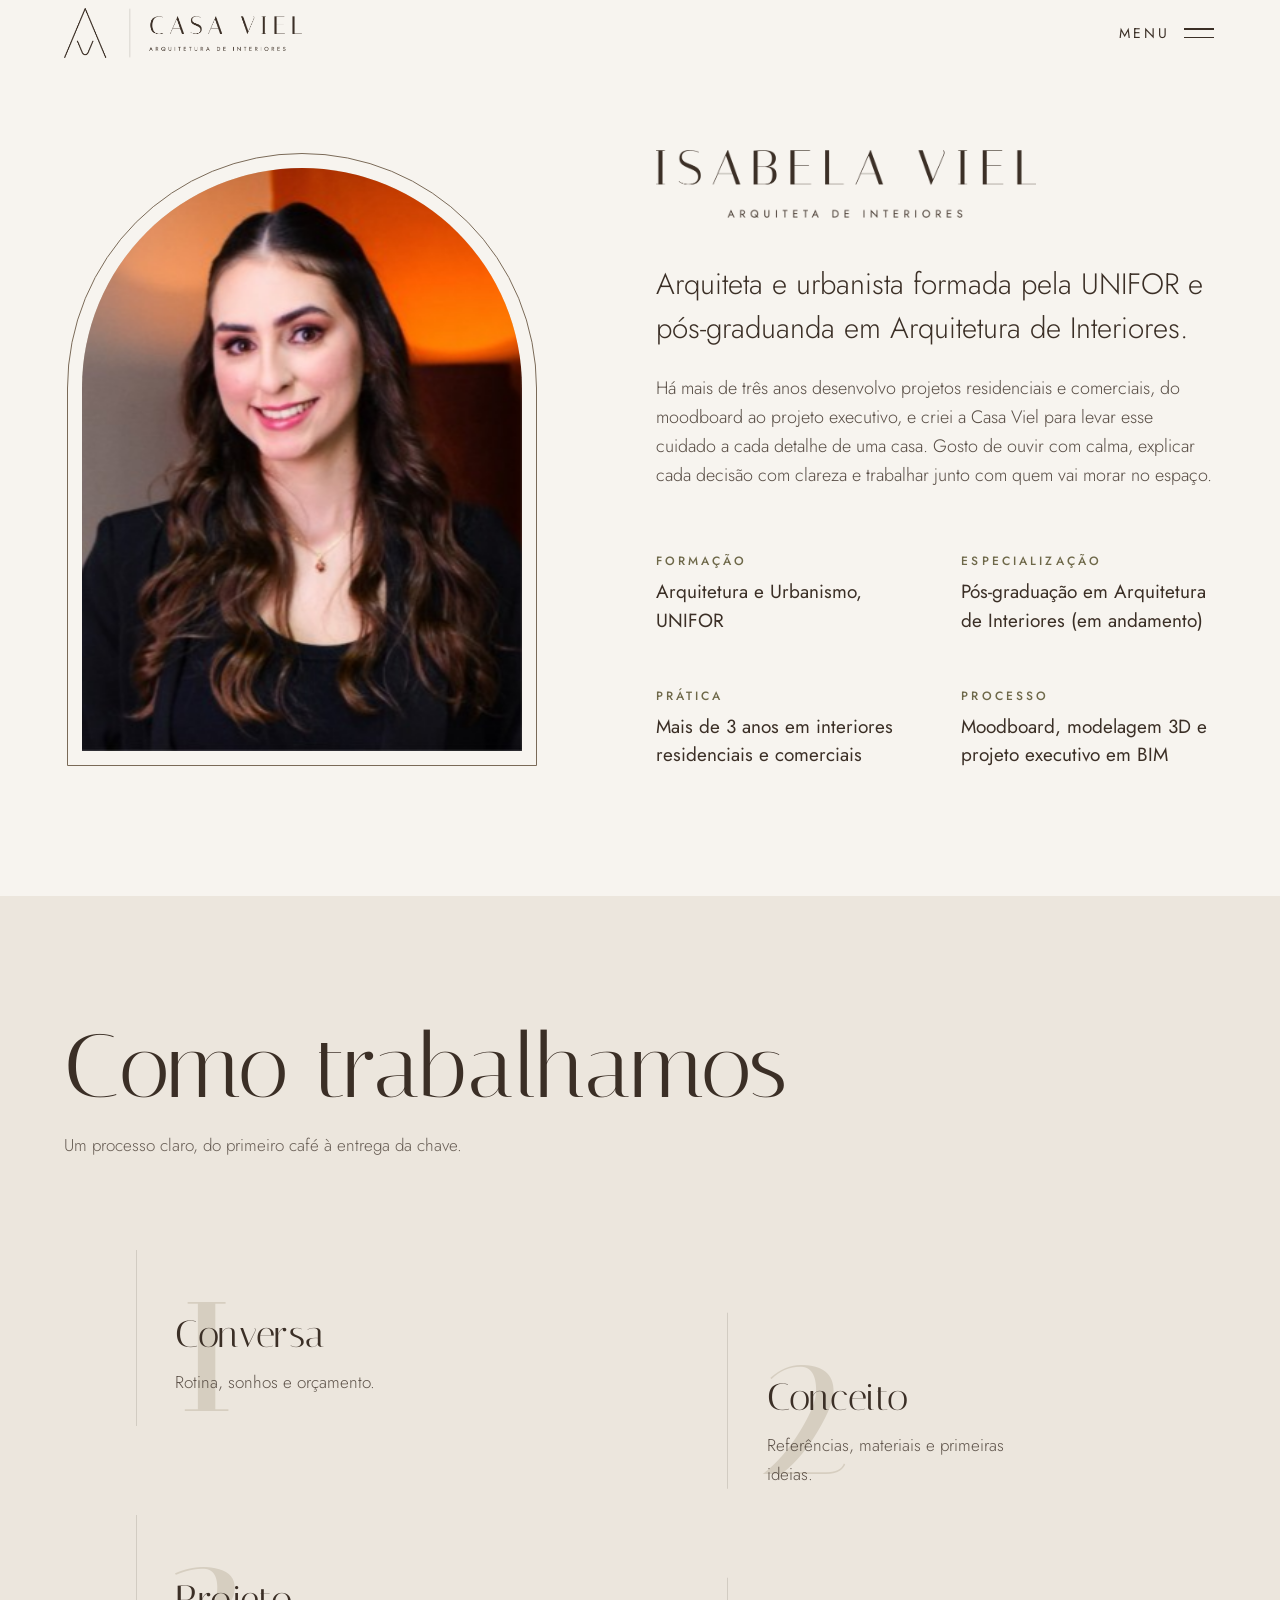
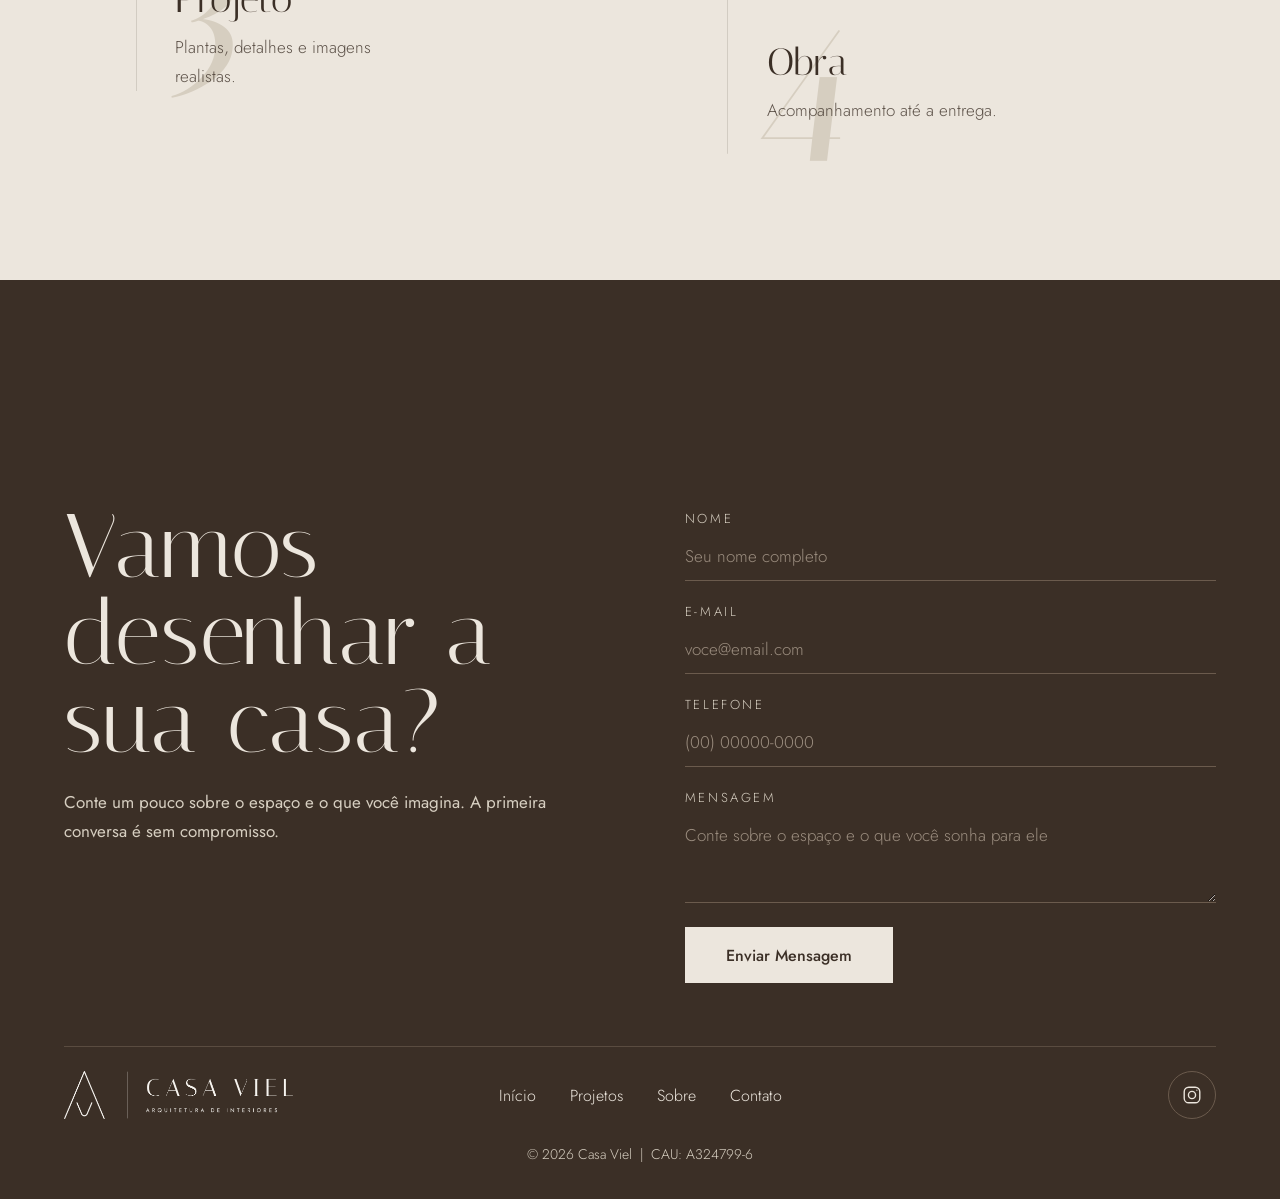
<file: sobre.html>
<!DOCTYPE html>
<html lang="pt-BR">
<head>
<meta charset="utf-8">
<meta name="viewport" content="width=device-width, initial-scale=1, viewport-fit=cover">
<title>Sobre | Casa Viel</title>
<meta name="description" content="Conheça Isabela Viel, arquiteta e urbanista, e o processo de trabalho da Casa Viel.">
<meta name="theme-color" content="#F7F4EF">
<meta property="og:title" content="Sobre | Casa Viel">
<meta property="og:description" content="Conheça Isabela Viel, arquiteta e urbanista, e o processo de trabalho da Casa Viel.">
<meta property="og:image" content="https://casaviel.com.br/assets/img/projeto_suite_quarto_bebe/suite-1.jpeg">
<link rel="icon" href="assets/brand/logos/Simbolo_Claro_Com_Fundo.png" type="image/png" sizes="192x192">
<link rel="apple-touch-icon" href="assets/brand/logos/Simbolo_Claro_Com_Fundo.png">
<link rel="preconnect" href="https://fonts.googleapis.com">
<link rel="preconnect" href="https://fonts.gstatic.com" crossorigin>
<link href="https://fonts.googleapis.com/css2?family=Italiana&family=Jost:wght@300;400;500&display=swap" rel="stylesheet">
<link rel="stylesheet" href="css/style.css?v=2.1">
<script src="js/main.js?v=1.4" defer></script>
</head>
<body class="sobre">

<header class="nav">
  <a class="brand" href="index.html" aria-label="Casa Viel, página inicial"><img class="lg-e" src="assets/brand/logos/Logo_Horizontal_Espresso.png" alt="Casa Viel, arquitetura de interiores"><img class="lg-c" src="assets/brand/logos/Logo_Horizontal_Claro.png" alt="" aria-hidden="true"></a>
  <button class="burger" aria-expanded="false" aria-controls="menu" aria-label="Abrir menu"><span class="t">Menu</span><i></i></button>
</header>

<div class="menu" id="menu" aria-hidden="true">
  <nav aria-label="Principal">
    <a class="m" style="--i:0" href="index.html">Início</a>
    <a class="m" style="--i:1" href="projetos.html">Projetos</a>
    <a class="m" style="--i:2" href="sobre.html" aria-current="page">Sobre</a>
    <a class="m" style="--i:3" href="#contato">Contato</a>
  </nav>
  <p class="mq">Arquitetura que abriga e acolhe.</p>
</div>

<main>
<section class="about">
  <div class="frame rise"><div class="arch"><img src="assets/brand/isabela/perfil_linkedin.jpg" alt="Isabela Viel, arquiteta e urbanista"></div></div>
  <div class="bio rise" style="--d:.3s">
    <img class="sign" src="assets/brand/logos/Assinatura_Isabela_Viel_Espresso.png" alt="Isabela Viel, arquiteta de interiores">
    <p class="lead">Arquiteta e urbanista formada pela UNIFOR e pós-graduanda em Arquitetura de Interiores.</p>
    <p class="txt">Há mais de três anos desenvolvo projetos residenciais e comerciais, do moodboard ao projeto executivo, e criei a Casa Viel para levar esse cuidado a cada detalhe de uma casa. Gosto de ouvir com calma, explicar cada decisão com clareza e trabalhar junto com quem vai morar no espaço.</p>
    <dl class="facts">
      <div><dt>Formação</dt><dd>Arquitetura e Urbanismo, UNIFOR</dd></div>
      <div><dt>Especialização</dt><dd>Pós-graduação em Arquitetura de Interiores (em andamento)</dd></div>
      <div><dt>Prática</dt><dd>Mais de 3 anos em interiores residenciais e comerciais</dd></div>
      <div><dt>Processo</dt><dd>Moodboard, modelagem 3D e projeto executivo em BIM</dd></div>
    </dl>
  </div>
</section>

<section class="process" id="processo">
  <h2>Como trabalhamos</h2>
  <p class="intro">Um processo claro, do primeiro café à entrega da chave.</p>
  <ol class="steps">
    <li><b aria-hidden="true">1</b><h3>Conversa</h3><p>Rotina, sonhos e orçamento.</p></li>
    <li><b aria-hidden="true">2</b><h3>Conceito</h3><p>Referências, materiais e primeiras ideias.</p></li>
    <li><b aria-hidden="true">3</b><h3>Projeto</h3><p>Plantas, detalhes e imagens realistas.</p></li>
    <li><b aria-hidden="true">4</b><h3>Obra</h3><p>Acompanhamento até a entrega.</p></li>
  </ol>
</section>
</main>

<!-- Contato + rodapé: igual em todas as páginas -->
<section class="ct" id="contato">
  <div class="grid">
    <div>
      <h2>Vamos desenhar a sua casa?</h2>
      <p>Conte um pouco sobre o espaço e o que você imagina. A primeira conversa é sem compromisso.</p>
    </div>
    <div class="fwrap">
    <form class="f" action="https://api.web3forms.com/submit" method="POST">
      <!-- Chave gratuita em https://web3forms.com (informe o e-mail que vai receber as mensagens) -->
      <input type="hidden" name="access_key" value="f2744cee-334d-41e3-ae6d-51c49bba4dc0">
      <input type="hidden" name="subject" value="Novo contato pelo site da Casa Viel">
      <input type="hidden" name="from_name" value="Site Casa Viel">
      <!-- Campo invisível contra spam (honeypot) -->
      <input type="checkbox" name="botcheck" class="hidden" style="display: none;">
      <label>Nome<input type="text" name="name" required minlength="2" autocomplete="name" placeholder="Seu nome completo"></label>
      <label>E-mail<input type="email" name="email" required autocomplete="email" placeholder="voce@email.com"></label>
      <label>Telefone<input type="tel" name="phone" required inputmode="tel" autocomplete="tel" pattern="[0-9()+\-\s]{8,}" placeholder="(00) 00000-0000"></label>
      <label>Mensagem<textarea name="message" rows="4" required minlength="10" placeholder="Conte sobre o espaço e o que você sonha para ele"></textarea></label>
      <!-- Avisos de erro (preenchido pelo main.js) -->
      <div class="f-msg" role="alert" aria-live="polite"></div>
      <button type="submit" class="send"><span>Enviar Mensagem</span></button>
    </form>
    <!-- Sucesso: aparece no lugar do formulário depois do envio -->
    <div class="f-ok" tabindex="-1" role="status" hidden>
      <h3>Mensagem enviada</h3>
      <p>Agradecemos o contato! Recebemos suas informações e retornaremos em breve.</p>
    </div>
  </div>
  </div>
  <footer>
    <a class="f-logo" href="index.html"><img src="assets/brand/logos/Logo_Horizontal_Claro.png" alt="Casa Viel, arquitetura de interiores"></a>
    <nav class="f-links" aria-label="Rodapé"><a href="index.html">Início</a><a href="projetos.html">Projetos</a><a href="sobre.html">Sobre</a><a href="#contato">Contato</a></nav>
    <a class="ig" href="https://instagram.com/casaviel.arq" target="_blank" rel="noopener" aria-label="Instagram da Casa Viel">
      <svg viewBox="0 0 24 24" aria-hidden="true"><rect x="3.5" y="3.5" width="17" height="17" rx="5"/><circle cx="12" cy="12" r="3.9"/><circle cx="17.3" cy="6.7" r=".7" fill="currentColor" stroke="none"/></svg>
    </a>
    <small>© 2026 Casa Viel &nbsp;|&nbsp; CAU:&nbsp;A324799-6</small>
  </footer>
</section>
</body>
</html>
</file>
<file: css/style.css>
/* Casa Viel: style.css único para index.html, projetos.html e sobre.html
   Paleta e tipografia do manual de identidade visual v03 */
:root{
  --espresso:#3B2F26;  /* marca e textos */
  --oliva:#6E6849;     /* destaques */
  --taupe:#7A6A58;     /* fundos de destaque */
  --greige:#D6CEC0;    /* fundo da marca, relevos */
  --areia:#ECE6DD;     /* superfícies e padrão */
  --offwhite:#F7F4EF;  /* fundo base */
  --serif:'Italiana','Times New Roman',serif;
  --sans:'Jost','Helvetica Neue',Arial,sans-serif;
  --pad:clamp(22px,5vw,80px);
  --sec:clamp(80px,14vh,160px);
  --bg:var(--offwhite);--ink:var(--espresso);--mute:var(--taupe);
}
*,*::before,*::after{box-sizing:border-box}
html{scroll-behavior:smooth;scroll-padding-top:96px;-webkit-text-size-adjust:100%}
body{margin:0;background:var(--offwhite);color:var(--espresso);font:300 17px/1.7 var(--sans);-webkit-font-smoothing:antialiased;-webkit-tap-highlight-color:transparent;animation:fadeIn .8s ease}
@keyframes fadeIn{from{opacity:0}}
body.menu-open{overflow:hidden}
img{max-width:100%;display:block}
h1,h2,h3{font-family:var(--serif);font-weight:400;margin:0;letter-spacing:.01em}
a{color:inherit}
button{font-family:inherit;touch-action:manipulation}
:focus-visible{outline:2px solid var(--oliva);outline-offset:3px}
.hidden{display:none}
.rise{opacity:0;transform:translateY(40px);animation:rise 1.2s cubic-bezier(.2,.7,.2,1) var(--d,.15s) forwards}
@keyframes rise{to{opacity:1;transform:none}}

/* botões (altura mínima de 48px) */
.btn{display:inline-flex;align-items:center;justify-content:center;min-height:54px;padding:0 38px;background:var(--espresso);border:1px solid var(--espresso);color:var(--offwhite);text-decoration:none;font-weight:400;transition:background .35s,color .35s,border-color .35s}
.btn:hover{background:var(--oliva);border-color:var(--oliva)}
.btn.line{background:none;color:var(--espresso)}
.btn.line:hover{background:var(--espresso);color:var(--offwhite);border-color:var(--espresso)}

/* abertura da home: portas que se afastam (1x por sessão) */
.doors{position:fixed;inset:0;z-index:100;display:flex;pointer-events:none;animation:gone 0s 3.2s forwards}
.doors i{flex:1;background:var(--espresso);animation:o1 1.6s cubic-bezier(.77,0,.18,1) 1.5s forwards}
.doors i+i{animation-name:o2}
.doors img{position:absolute;left:50%;top:50%;width:56px;translate:-50% -50%;animation:in .9s both,out .5s 1.1s forwards}
@keyframes o1{to{transform:translateX(-101%)}}@keyframes o2{to{transform:translateX(101%)}}
@keyframes in{from{opacity:0}}@keyframes out{to{opacity:0}}@keyframes gone{to{visibility:hidden}}
.seen .doors{display:none}
.seen .rise{animation-delay:.2s!important}

/* cabeçalho + hambúrguer */
.nav{position:fixed;inset:0 0 auto;z-index:60;display:flex;justify-content:space-between;align-items:center;padding:calc(env(safe-area-inset-top,0px) + 8px) var(--pad) 8px;transition:color .4s}
.nav::before{content:"";position:absolute;inset:0;z-index:-1;background:rgba(247,244,239,.9);-webkit-backdrop-filter:blur(12px);backdrop-filter:blur(12px);box-shadow:0 1px 0 var(--greige);opacity:0;transition:opacity .4s,background .4s}
.nav.s::before{opacity:1}
.nav.hh::before{background:rgba(214,206,192,.9);box-shadow:0 1px 0 rgba(59,47,38,.12)}
.brand{display:block;line-height:0;text-decoration:none}
.brand img{height:50px;width:auto}
.brand .lg-c{display:none}
.menu-open .brand .lg-e{display:none}
.menu-open .brand .lg-c{display:block}
.menu-open .nav{color:var(--offwhite)}
.menu-open .nav::before{opacity:0}
.burger{display:flex;align-items:center;gap:14px;min-width:48px;min-height:48px;padding:0 2px;background:none;border:0;color:inherit;cursor:pointer}
.burger .t{display:none;font-size:14px;letter-spacing:.22em;text-transform:uppercase}
.burger i{position:relative;display:block;width:30px;height:10px}
.burger i::before,.burger i::after{content:"";position:absolute;left:0;right:0;height:1.5px;background:currentColor;transition:transform .5s cubic-bezier(.7,0,.2,1),top .5s cubic-bezier(.7,0,.2,1)}
.burger i::before{top:0}.burger i::after{top:8.5px}
.menu-open .burger i::before{top:4px;transform:rotate(45deg)}
.menu-open .burger i::after{top:4px;transform:rotate(-45deg)}
.menu{position:fixed;inset:0;z-index:50;display:flex;flex-direction:column;justify-content:center;padding:110px var(--pad) calc(env(safe-area-inset-bottom,0px) + 44px);background:var(--espresso);color:var(--offwhite);opacity:0;visibility:hidden;transform:translateY(-16px);transition:opacity .5s ease,transform .7s cubic-bezier(.2,.7,.2,1),visibility 0s .7s}
.menu.open{opacity:1;visibility:visible;transform:none;transition-delay:0s}
.menu nav{display:flex;flex-direction:column;align-items:flex-start}
.menu a.m{display:block;min-height:48px;padding:4px 0;font:400 clamp(46px,11vw,108px)/1.12 var(--serif);text-decoration:none;opacity:0;transform:translateY(30px);transition:opacity .6s,transform .8s cubic-bezier(.2,.7,.2,1),color .3s}
.menu.open a.m{opacity:1;transform:none;transition-delay:calc(.15s + var(--i)*.08s)}
.menu a.m:hover,.menu a.m[aria-current=page]{color:var(--greige)}
.menu .mq{margin:clamp(28px,6vh,56px) 0 0;color:var(--greige);font-size:16px}

/* hero da home */
.hero{min-height:100svh;display:grid;grid-template-columns:1.1fr .9fr;align-items:center;gap:clamp(28px,6vw,100px);padding:130px var(--pad) 80px;background:var(--greige)}
.hero h1{font-size:clamp(42px,6.6vw,104px);line-height:1.02}
.hero p{max-width:34em;margin:26px 0 34px;opacity:.85;font-weight:400}
.frame{padding:14px;border:1px solid var(--taupe);border-radius:999px 999px 0 0;max-width:520px;width:100%;justify-self:center}
.arch{aspect-ratio:4/5.3;overflow:hidden;border-radius:999px 999px 0 0;background:var(--greige)}
.arch img{width:100%;height:112%;object-fit:cover;will-change:transform}
.hero .arch img{animation:zoom 6s cubic-bezier(.2,.6,.2,1) 1.8s both}
.hero .arch img{object-position:53% center}
.seen .hero .arch img{animation-delay:.2s}
@keyframes zoom{from{scale:1.16}}

/* slider imersivo (peek + setas sobrepostas + swipe) */
.feat{padding:var(--sec) 0 clamp(64px,10vh,110px);background:var(--offwhite)}
.fh{display:flex;justify-content:space-between;align-items:end;gap:20px;flex-wrap:wrap;padding:0 var(--pad) clamp(28px,5vh,52px)}
.fh h2{font-size:clamp(40px,6.5vw,96px);line-height:1}
.fh p{margin:0;max-width:32ch;color:var(--mute);font-weight:400}
.stage{position:relative;--w:min(78vw,1120px)}
.rail{display:flex;gap:14px;overflow-x:auto;scroll-snap-type:x mandatory;padding:0 calc(50% - var(--w)/2);scrollbar-width:none;overscroll-behavior-x:contain;-webkit-overflow-scrolling:touch}
.rail::-webkit-scrollbar{display:none}
.rail.drag{scroll-snap-type:none;cursor:grabbing}
.rail figure{position:relative;margin:0;flex:none;width:var(--w);aspect-ratio:16/9;scroll-snap-align:center;scroll-snap-stop:always;overflow:hidden;background:var(--greige);opacity:.32;transform:scale(.94);transition:opacity .6s,transform .6s;cursor:pointer;user-select:none;-webkit-user-select:none}
.rail figure.on{opacity:1;transform:none}
.rail figure img{width:100%;height:100%;object-fit:cover;pointer-events:none;-webkit-user-drag:none}
.rail figcaption{position:absolute;inset:auto 0 0;display:flex;justify-content:space-between;align-items:flex-end;gap:16px;padding:64px 24px 18px;color:var(--offwhite);background:linear-gradient(transparent,rgba(59,47,38,.78));opacity:0;transition:opacity .6s}
.rail figure.on figcaption{opacity:1}
.rail figcaption span{font:400 clamp(24px,3vw,38px)/1.1 var(--serif)}
.rail figcaption a{display:inline-flex;align-items:center;min-height:48px;font-size:15px;text-decoration:underline;text-underline-offset:6px}
.arrow{position:absolute;top:50%;translate:0 -50%;z-index:2;width:52px;height:52px;display:grid;place-items:center;padding:0;border:0;border-radius:50%;background:rgba(247,244,239,.86);color:var(--espresso);-webkit-backdrop-filter:blur(8px);backdrop-filter:blur(8px);cursor:pointer;transition:background .3s,opacity .3s,scale .3s}
.arrow:hover{background:var(--offwhite);scale:1.06}
.arrow[disabled]{opacity:0;pointer-events:none}
.arrow svg{width:22px;height:22px;fill:none;stroke:currentColor;stroke-width:1.5;stroke-linecap:round;stroke-linejoin:round}
.arrow.prev{left:calc(50% - var(--w)/2 + 18px)}
.arrow.next{right:calc(50% - var(--w)/2 + 18px)}
.count{margin:22px 0 0;text-align:center;font:400 20px var(--serif);letter-spacing:.24em;color:var(--mute)}
.cta-row{margin-top:clamp(28px,5vh,48px);padding:0 var(--pad);text-align:center}

/* manifesto */
.man{position:relative;background:var(--areia);padding:clamp(110px,22vh,250px) var(--pad);overflow:hidden}
.man::before{content:"";position:absolute;inset:0;background:url(../assets/brand/elementos_visuais/Padrao_Portais_Transparente.png) center/760px;opacity:.5}
.big{position:relative;margin:0 auto;max-width:15em;text-align:center;font:400 clamp(34px,5.6vw,84px)/1.12 var(--serif)}
.big span{opacity:.18;transition:opacity .5s}

/* cabeçalho de página (projetos e sobre) */
.pg{padding:calc(env(safe-area-inset-top,0px) + 150px) var(--pad) clamp(28px,5vh,56px)}
.pg h1{font-size:clamp(56px,11vw,168px);line-height:.95}
.pg p{max-width:34em;margin:24px 0 0;font-weight:400;color:var(--mute)}
.chips{display:flex;flex-wrap:wrap;gap:10px;margin-top:clamp(28px,5vh,48px)}
.chips a{display:inline-flex;align-items:center;min-height:48px;padding:0 24px;border:1px solid var(--greige);border-radius:999px;text-decoration:none;font-size:16px;transition:background .3s,color .3s,border-color .3s}
.chips a:hover{background:var(--espresso);border-color:var(--espresso);color:var(--offwhite)}

/* portfólio: mosaico editorial */
.pj{padding:var(--sec) var(--pad);background:var(--bg);color:var(--ink)}
.pj.alt{--bg:var(--areia)}
.pj.dark{--bg:var(--espresso);--ink:var(--areia);--mute:var(--greige)}
.ph{display:flex;justify-content:space-between;align-items:end;gap:20px;flex-wrap:wrap;margin-bottom:clamp(28px,5vh,56px)}
.ph h2{font-size:clamp(42px,7vw,104px);line-height:1}
.ph p{margin:0;max-width:36ch;color:var(--mute);font-weight:400}
.mosaic{display:grid;grid-template-columns:repeat(6,1fr);grid-auto-flow:dense;gap:clamp(8px,1.4vw,20px)}
.mosaic figure{position:relative;margin:0;overflow:hidden;background:var(--greige);cursor:zoom-in}
.mosaic figure.w{grid-column:span 4;aspect-ratio:16/10}
.mosaic figure.t{grid-column:span 2}
.mosaic figure.h{grid-column:span 3;aspect-ratio:4/3}
.mosaic figure.d{grid-column:1/-1;aspect-ratio:21/9}
.mosaic img{position:absolute;inset:0;width:100%;height:100%;object-fit:cover;transition:transform 1.4s cubic-bezier(.2,.6,.2,1)}
.mosaic figcaption{position:absolute;inset:auto 0 0;padding:44px 16px 14px;color:var(--offwhite);font-size:14px;line-height:1.4;background:linear-gradient(transparent,rgba(59,47,38,.75));opacity:0;transition:opacity .5s}
@media(hover:hover){.mosaic figure:hover img{transform:scale(1.04)}.mosaic figure:hover figcaption{opacity:1}}

/* ampliar imagem */
.lb{position:fixed;inset:0;z-index:90;display:none;flex-direction:column;align-items:center;justify-content:center;gap:14px;background:rgba(36,28,22,.97)}
.lb.open{display:flex}
.lb{touch-action:none}
.lb img{max-width:94vw;max-height:78vh;object-fit:contain;will-change:transform;transition:transform .2s ease-out;-webkit-user-drag:none;user-select:none}
.lb img.pz{transition:none}
.lb .cap{margin:0;max-width:60ch;padding:0 20px;text-align:center;color:var(--greige);font-size:15px;min-height:1.7em}
.lb button{position:absolute;width:56px;height:56px;background:none;border:0;color:var(--offwhite);font-size:38px;line-height:1;cursor:pointer}
.lb [data-a=x]{top:calc(env(safe-area-inset-top,0px) + 6px);right:8px}.lb [data-a=p]{left:4px;top:50%}.lb [data-a=n]{right:4px;top:50%}

/* sobre: editorial, com respiro */
.about{display:grid;grid-template-columns:.85fr 1fr;gap:clamp(48px,9vw,140px);align-items:center;background:var(--offwhite);padding:calc(env(safe-area-inset-top,0px) + 150px) var(--pad) var(--sec)}
.about .frame{max-width:470px;justify-self:center;margin:0 auto}
.about .arch{position:relative}
.about .arch img{height:100%;object-position:48% center}
.about .bio .sign{display:block;width:min(100%,380px);height:auto;margin:0 0 clamp(28px,5vh,44px);object-fit:contain;object-position:left center}
.bio .lead{margin:0 0 24px;max-width:22em;font-family:var(--sans);font-weight:300;font-size:clamp(22px,2.3vw,30px);line-height:1.5;letter-spacing:0}
.bio .txt{margin:0;max-width:34em;font-family:var(--sans);font-weight:300;font-size:18px;line-height:1.6;opacity:.85}
.facts{display:grid;grid-template-columns:repeat(2,1fr);gap:clamp(30px,4vw,52px) clamp(28px,4vw,56px);margin:clamp(40px,7vh,64px) 0 0}
.bio .facts dt{margin-bottom:8px;font-family:var(--sans);line-height:1.5;font-size:12px;font-weight:500;letter-spacing:.26em;text-transform:uppercase;color:var(--oliva)}
.bio .facts dd{margin:0;font-family:var(--sans);font-weight:400;font-size:19px;line-height:1.5}

/* como trabalhamos: cascata e números em marca d'água */
.process{--g:clamp(56px,7vw,104px);background:var(--areia);padding:var(--sec) var(--pad)}
.process h2{font-size:clamp(42px,7vw,104px);line-height:1}
.process .intro{margin:20px 0 0;max-width:30em;opacity:.75}
.steps{list-style:none;margin:clamp(56px,10vh,120px) 0 0 auto;padding:0 0 calc(var(--g)*.7);max-width:1080px;display:grid;grid-template-columns:1fr 1fr;gap:var(--g) clamp(48px,8vw,140px)}
.steps li{position:relative;padding:clamp(40px,5vw,72px) 0 0 clamp(26px,3vw,44px);border-left:1px solid rgba(59,47,38,.14)}
.steps li:nth-child(even){transform:translateY(calc(var(--g)*.7))}
.steps b{position:absolute;left:clamp(10px,2vw,28px);top:0;z-index:0;font:400 clamp(130px,17vw,250px)/.8 var(--serif);color:var(--greige);pointer-events:none;user-select:none}
.steps h3,.steps p{position:relative;z-index:1}
.steps h3{margin:0 0 12px;font:400 clamp(28px,3vw,38px)/1.1 var(--serif)}
.steps p{margin:0;max-width:26ch;opacity:.8}

/* contato (formulário) + rodapé: em todas as páginas */
.ct{background:var(--espresso);color:var(--areia);padding:clamp(150px,26vh,300px) var(--pad) 32px}
.grid{display:grid;grid-template-columns:1fr 1fr;gap:clamp(36px,7vw,120px);align-items:start}
.ct h2{margin-top:-.124em;font-size:clamp(42px,7vw,112px);line-height:.98} /* -.13em: sobe o recuo do line-height até o topo do "V" */
.ct .grid p{margin:22px 0 0;max-width:30em;color:var(--greige);font-weight:400}
.f{display:grid;gap:20px;align-content:start;margin-top:-5.5px} /* -5.5px: topo do rótulo NOME alinhado ao topo do "V" */
.f label{display:grid;gap:2px;font-size:13px;letter-spacing:.2em;text-transform:uppercase;color:var(--greige)}
.f input:not([type=hidden]),.f textarea{width:100%;min-height:48px;padding:12px 0;background:none;border:0;border-bottom:1px solid #6b5b4d;border-radius:0;color:var(--offwhite);font:300 17px var(--sans);letter-spacing:0;text-transform:none;transition:border-color .3s}
.f input:focus,.f textarea:focus{outline:0;border-color:var(--areia)}
.f input:invalid:not(:placeholder-shown):not(:focus),.f textarea:invalid:not(:placeholder-shown):not(:focus){border-color:#c9937a}
.f textarea{height:92px;resize:vertical}
.f ::placeholder{color:#9b8d7f}
.send{justify-self:start;position:relative;overflow:hidden;min-height:56px;margin-top:4px;padding:0 40px;border:1px solid var(--areia);background:var(--areia);color:var(--espresso);font:500 16px var(--sans);cursor:pointer;transition:color .4s}
.send::before{content:"";position:absolute;inset:0;background:var(--oliva);transform:translateX(-101%);transition:transform .5s cubic-bezier(.7,0,.2,1)}
.send span{position:relative}
.send:hover,.send:focus-visible{color:var(--offwhite)}
.send:hover::before,.send:focus-visible::before{transform:none}
[hidden]{display:none!important}
.fwrap{position:relative}
.f{transition:opacity .5s ease}
.f.out{opacity:0;pointer-events:none}
.f-msg:empty{display:none}
.f-msg{margin:0;font-size:15px;line-height:1.5;color:var(--greige)}
.f-msg[data-t=err]{color:#e6b8a2}
.f-ok{opacity:0;transition:opacity .8s ease;outline:0}
.f-ok.in{opacity:1}
.f-ok h3{margin-bottom:14px;font-size:clamp(30px,3.4vw,46px);line-height:1.1}
.f-ok p{margin:0;max-width:30em;color:var(--greige);font-weight:400}
.send[disabled]{opacity:.55;cursor:not-allowed}
.send[disabled]::before{display:none}
.send[disabled]:hover{color:var(--espresso)}
footer{display:grid;grid-template-columns:1fr auto 1fr;align-items:center;gap:16px 24px;margin-top:clamp(48px,7vh,80px);padding-top:24px;border-top:1px solid #5a4c40}
.f-logo{justify-self:start;line-height:0}
.f-logo img{height:48px;width:auto}
.f-links{display:flex;gap:6px}
.f-links a{display:flex;align-items:center;min-height:48px;padding:0 14px;text-decoration:none;font-size:16px;color:var(--areia);transition:color .3s}
.f-links a:hover{color:var(--offwhite);text-decoration:underline;text-underline-offset:6px}
.ig{justify-self:end;display:grid;place-items:center;width:48px;height:48px;border:1px solid #6b5b4d;border-radius:50%;color:var(--areia);transition:background .35s,color .35s,border-color .35s,transform .35s}
.ig svg{width:22px;height:22px;fill:none;stroke:currentColor;stroke-width:1.5}
.ig:hover,.ig:focus-visible{background:var(--areia);color:var(--espresso);border-color:var(--areia);transform:translateY(-3px)}
footer small{grid-column:1/-1;padding-top:8px;text-align:center;color:var(--greige);font-size:14px}

@media(min-width:821px){
  .burger .t{display:block}
}
/* telas baixas (notebooks): compacta o fim da página para o formulário inteiro caber sob o menu */
@media(min-width:821px) and (max-height:820px){
  .f{gap:14px}
  .f textarea{height:68px}
  .ct{padding-bottom:20px}
  footer{margin-top:32px;padding-top:16px;gap:6px 24px}
  footer small{padding-top:0}
}
@media(max-width:1000px){
  .mosaic{grid-template-columns:repeat(2,1fr)}
  .mosaic figure.w,.mosaic figure.d{grid-column:1/-1;aspect-ratio:16/10}
  .mosaic figure.t,.mosaic figure.h{grid-column:span 1;aspect-ratio:4/5}
  .steps{grid-template-columns:repeat(2,1fr)}
}
/* mobile: sensação de aplicativo */
@media(max-width:820px){
  body{font-size:17px}
  html{scroll-padding-top:76px}
  .brand img{height:42px}
  .hero,.about,.grid{grid-template-columns:1fr}
  .hero{min-height:auto;padding-top:104px;padding-bottom:64px;gap:40px}
  .hero p{margin:20px 0 28px}
  .hero .btn,.cta-row .btn{width:100%}
  .frame{max-width:380px}
  .stage{--w:92vw}
  .rail{gap:5px}
  .rail figure{aspect-ratio:4/3.3;transform:scale(.96)}
  .rail figcaption{padding:48px 16px 14px}
  .arrow{width:44px;height:44px}
  .arrow.prev{left:calc(50% - var(--w)/2 + 8px)}.arrow.next{right:calc(50% - var(--w)/2 + 8px)}
  .pg{padding-top:calc(env(safe-area-inset-top,0px) + 110px)}
  .about{padding-top:calc(env(safe-area-inset-top,0px) + 110px)}
  .about{justify-items:center}
  .about .frame{max-width:340px;justify-self:center;margin:0 auto}
  .facts{grid-template-columns:1fr}
  .steps{grid-template-columns:1fr;margin-left:0;padding-bottom:0;gap:44px}
  .steps li:nth-child(even){transform:none}
  .send{width:100%;justify-self:stretch}
  footer{grid-template-columns:1fr;justify-items:center;text-align:center;gap:6px}
  .f-logo,.ig{justify-self:center}
  .f-links{flex-wrap:wrap;justify-content:center}
  .ig{margin-top:8px}
  .mosaic figcaption{display:none}
}
/* menu em tela cheia: rolagem de segurança + centralização que não corta o topo */
.menu{overflow-y:auto;overscroll-behavior:contain;justify-content:flex-start}
.menu::before,.menu::after{content:"";margin-block:auto}

/* telas baixas (notebooks 1366x768 e similares) */
/* telas baixas (notebooks 1366x768 e similares) */
@media (max-height:800px) and (min-width:768px){
  /* menu em tela cheia (sem alteração) */
  .menu{padding:clamp(80px,12vh,100px) var(--pad) clamp(20px,4vh,36px)}
  .menu a.m{font-size:clamp(34px,10.5vh,82px);line-height:1.08;padding:2px 0}
  .menu .mq{margin-top:clamp(12px,3.5vh,32px);font-size:clamp(.8rem,2vh,1rem)}

  /* contato: a seção cresce além da tela se precisar (a página rola) e o rodapé gruda no fim */
  .ct{display:flex;flex-direction:column;height:auto;min-height:100vh;min-height:100svh;padding-top:clamp(104px,15vh,150px);padding-bottom:12px}
  .ct h2{font-size:clamp(40px,min(6vw,10.5vh),88px)}
  .grid{margin-bottom:20px}
  .f{gap:10px}
  .f input:not([type=hidden]),.f textarea{min-height:40px;padding:8px 0}
  .f textarea{height:60px}
  .send{min-height:48px;margin-top:2px}
  footer{margin-top:auto;padding-top:12px;gap:4px 24px}
  .f-logo img{height:40px}
  footer small{padding-top:0}
}
@media(prefers-reduced-motion:reduce){
  .doors{display:none}*{animation:none!important;transition:none!important}.rise{opacity:1;transform:none}.big span{opacity:1}
}
</file>
